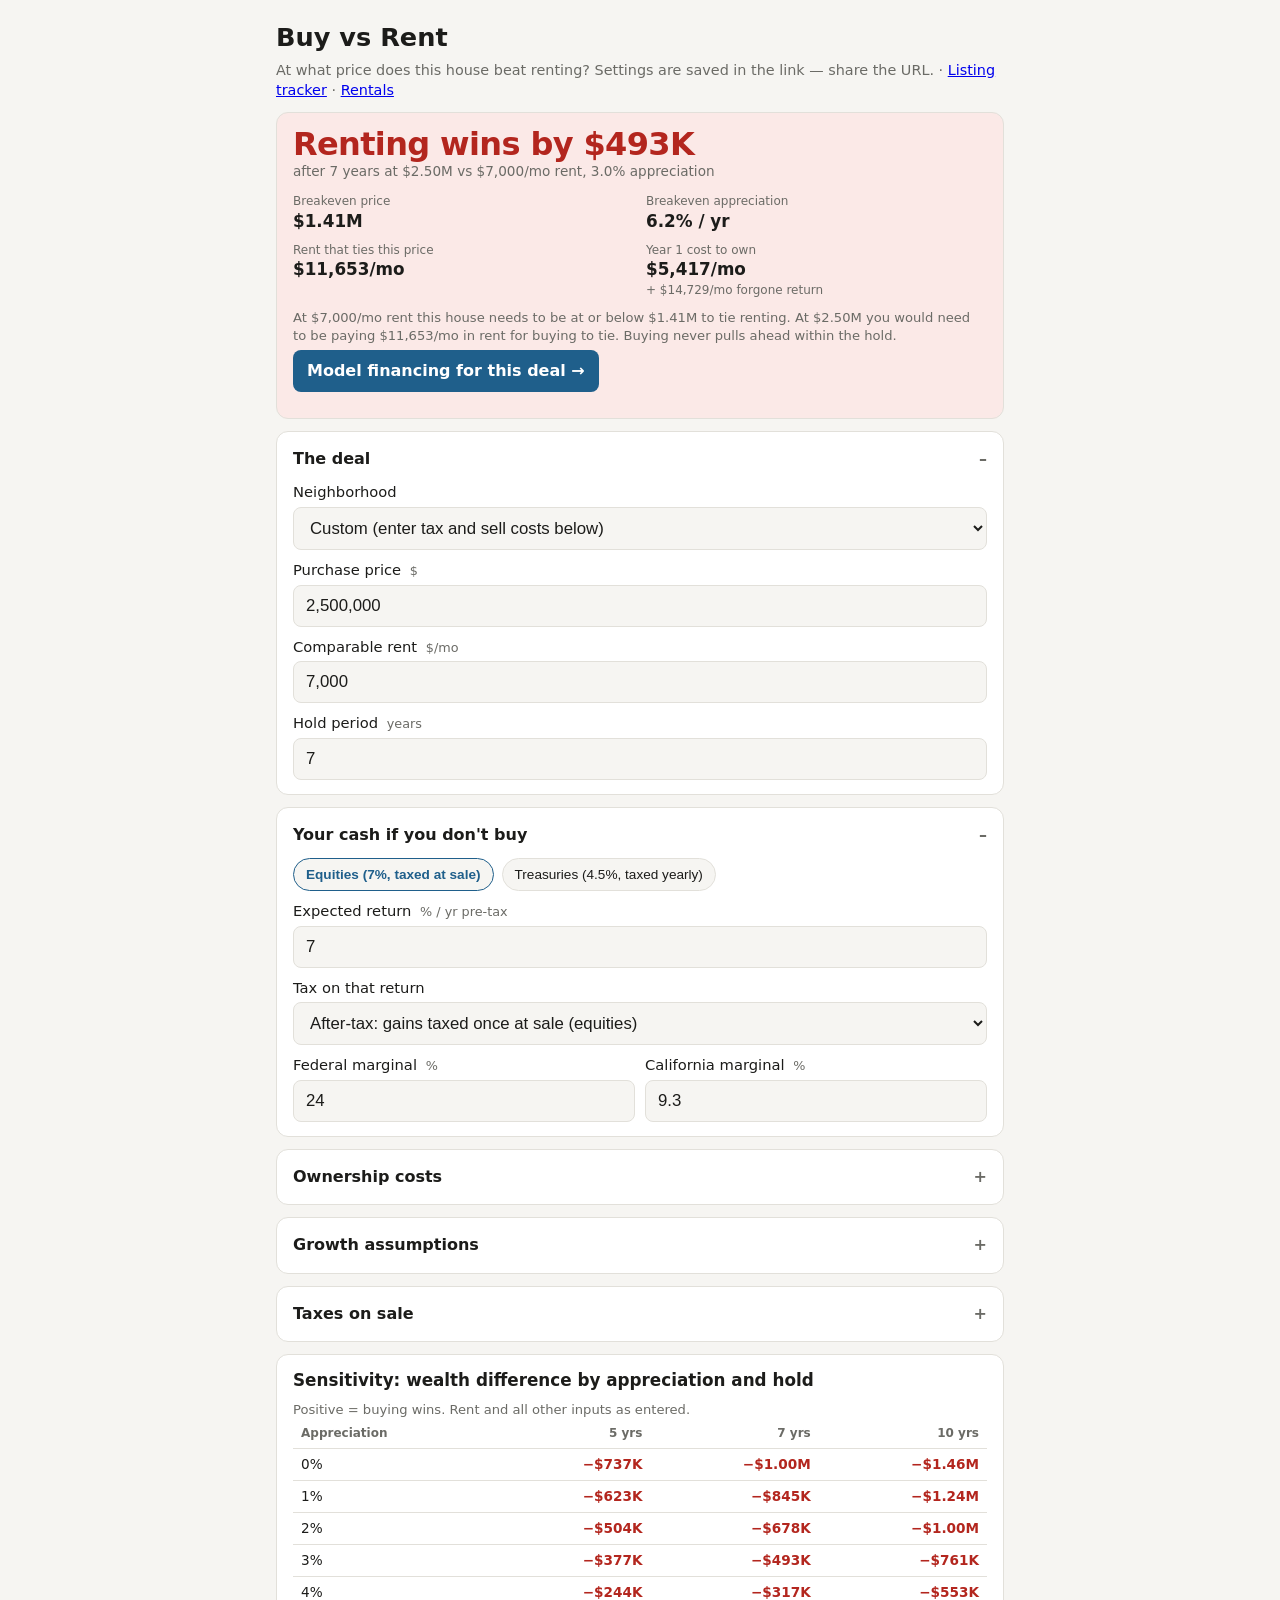
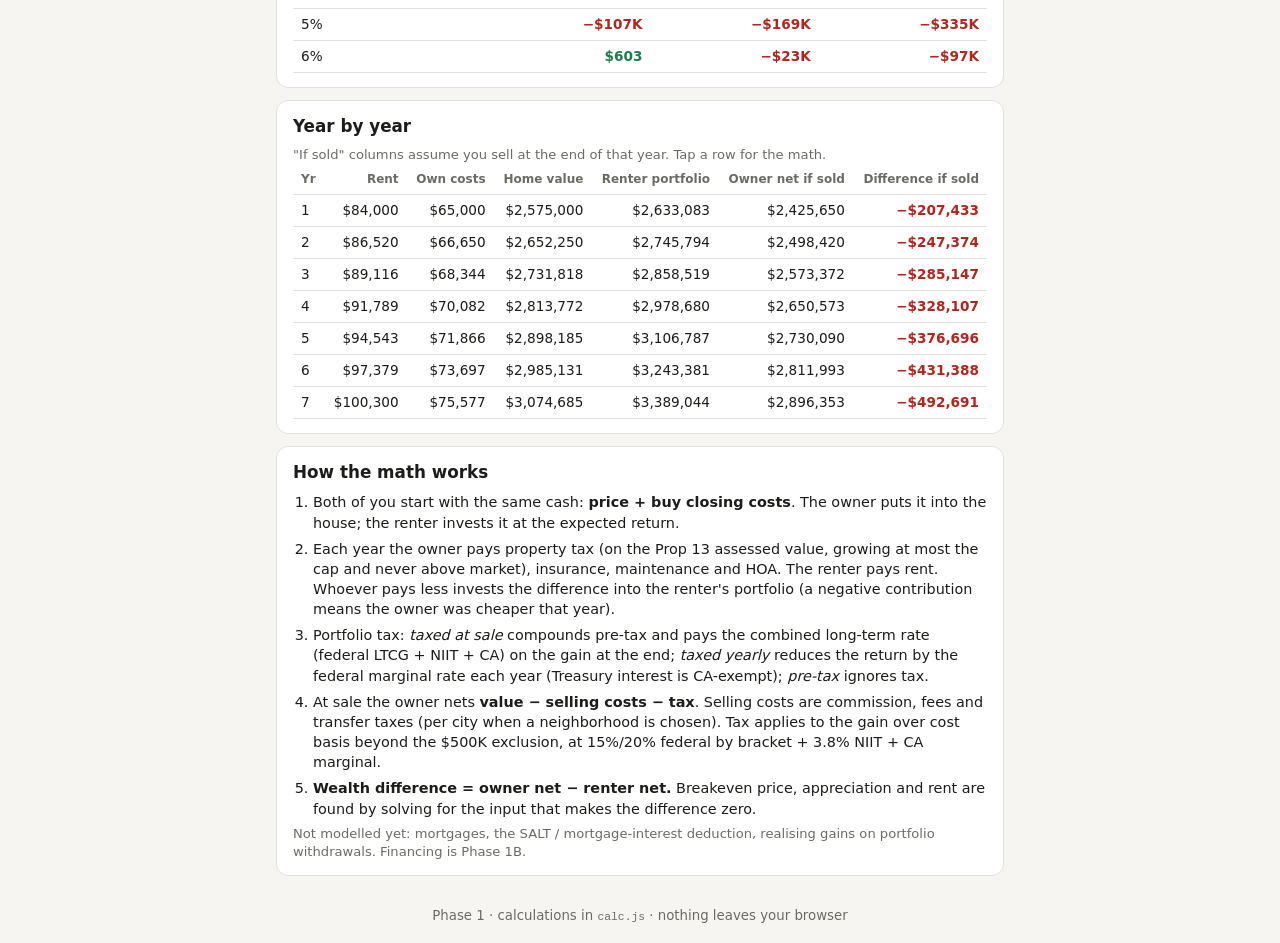
<file: docs/index.html>
<!DOCTYPE html>
<html lang="en">
<head>
<meta charset="utf-8">
<meta name="viewport" content="width=device-width, initial-scale=1">
<meta name="color-scheme" content="light dark">
<title>Buy vs Rent — West LA</title>
<link rel="stylesheet" href="style.css">
</head>
<body>
<header>
  <h1>Buy vs Rent</h1>
  <p class="sub">At what price does this house beat renting? Settings are saved in the link — share the URL. · <a href="dashboard.html">Listing tracker</a> · <a href="rentals.html">Rentals</a></p>
</header>

<main>
  <section id="verdict" class="card verdict" aria-live="polite">
    <div class="big" id="v-diff">—</div>
    <div class="label" id="v-diff-label">net wealth difference after the hold</div>
    <div class="metrics">
      <div><span class="k">Breakeven price</span><span class="v" id="v-be-price">—</span></div>
      <div><span class="k">Breakeven appreciation</span><span class="v" id="v-be-appr">—</span></div>
      <div><span class="k">Rent that ties this price</span><span class="v" id="v-rent-eq">—</span></div>
      <div><span class="k">Year 1 cost to own</span><span class="v" id="v-monthly">—</span></div>
    </div>
    <p class="note" id="v-note"></p>
    <a class="cta" id="to-finance" href="finance.html">Model financing for this deal →</a>
  </section>

  <form id="inputs" autocomplete="off">
    <details open class="card">
      <summary>The deal</summary>
      <label>Neighborhood
        <select data-k="neighborhood" id="neighborhood"><option value="">Custom (enter tax and sell costs below)</option></select>
      </label>
      <p class="hint" id="nb-hint"></p>
      <label>Purchase price <span class="unit">$</span><input data-k="price" data-t="money" inputmode="numeric"></label>
      <label>Comparable rent <span class="unit">$/mo</span><input data-k="rent" data-t="money" inputmode="numeric"></label>
      <label>Hold period <span class="unit">years</span><input data-k="years" data-t="int" inputmode="numeric" min="1" max="40"></label>
    </details>

    <details open class="card">
      <summary>Your cash if you don't buy</summary>
      <div class="presets" role="group" aria-label="Where the cash sits">
        <button type="button" data-preset="equities">Equities (7%, taxed at sale)</button>
        <button type="button" data-preset="treasuries">Treasuries (4.5%, taxed yearly)</button>
      </div>
      <label>Expected return <span class="unit">% / yr pre-tax</span><input data-k="oppRate" data-t="pct" inputmode="decimal" step="0.1"></label>
      <label>Tax on that return
        <select data-k="oppTaxMode">
          <option value="deferred">After-tax: gains taxed once at sale (equities)</option>
          <option value="annual">After-tax: taxed every year, federal only (Treasuries)</option>
          <option value="pretax">Pre-tax: ignore taxes on returns</option>
        </select>
      </label>
      <div class="row2">
        <label>Federal marginal <span class="unit">%</span><input data-k="fedRate" data-t="pct" inputmode="decimal" step="0.1"></label>
        <label>California marginal <span class="unit">%</span><input data-k="caRate" data-t="pct" inputmode="decimal" step="0.1"></label>
      </div>
    </details>

    <details class="card">
      <summary>Ownership costs</summary>
      <label>Property tax <span class="unit">% of assessed</span><input data-k="propTaxRate" data-t="pct" inputmode="decimal" step="0.01"></label>
      <label>Assessed growth cap (Prop 13) <span class="unit">% / yr</span><input data-k="prop13Cap" data-t="pct" inputmode="decimal" step="0.1"></label>
      <label>Fire / homeowners insurance <span class="unit">$ / yr</span><input data-k="insurance" data-t="money" inputmode="numeric"></label>
      <p class="hint" id="ins-hint">Non-brush Westside flats with a $1.2–1.8M rebuild: roughly $6–12K with a standard or high-net-worth carrier. Very High Fire Hazard Severity Zone parcels (Brentwood canyons, hillsides) often need FAIR Plan + a wrap policy at $8–25K+, and the FAIR Plan raised rates 29% in Oct 2026. Get a quote before trusting this number.</p>
      <label>Earthquake insurance <span class="unit">$ / yr</span><input data-k="earthquake" data-t="money" inputmode="numeric"></label>
      <p class="hint">Optional. CEA runs about $3.50 per $1,000 of dwelling coverage (≈$5K on a $1.5M rebuild), more for pre-1980 raised foundations.</p>
      <label>Maintenance <span class="unit">% of value / yr</span><input data-k="maintRate" data-t="pct" inputmode="decimal" step="0.1"></label>
      <label>HOA <span class="unit">$ / mo</span><input data-k="hoa" data-t="money" inputmode="numeric"></label>
      <div class="row2">
        <label>Buy closing costs <span class="unit">%</span><input data-k="buyClose" data-t="pct" inputmode="decimal" step="0.1"></label>
        <label>Sell costs <span class="unit">%</span><input data-k="sellClose" data-t="pct" inputmode="decimal" step="0.1"></label>
      </div>
      <p class="hint" id="sell-hint">Commission (~5%) + escrow/title (~0.25%) + county transfer 0.11% + city transfer tax. Picking a neighborhood computes this per sale price, including LA's Measure ULA (4% at $5.4M+) and Santa Monica's Measure GS (5.6% at $8M+).</p>
    </details>

    <details class="card">
      <summary>Growth assumptions</summary>
      <label>Home appreciation <span class="unit">% / yr</span><input data-k="appreciation" data-t="pct" inputmode="decimal" step="0.1"></label>
      <label>Rent growth <span class="unit">% / yr</span><input data-k="rentGrowth" data-t="pct" inputmode="decimal" step="0.1"></label>
      <label>Insurance &amp; HOA inflation <span class="unit">% / yr</span><input data-k="expenseInflation" data-t="pct" inputmode="decimal" step="0.1"></label>
    </details>

    <details class="card">
      <summary>Taxes on sale</summary>
      <label>Capital-gains exclusion (MFJ) <span class="unit">$</span><input data-k="cgExclusion" data-t="money" inputmode="numeric"></label>
      <div class="row2">
        <label>Federal LTCG <span class="unit">%</span><input data-k="ltcgFedRate" data-t="pct" inputmode="decimal" step="0.1"></label>
        <label>NIIT <span class="unit">%</span><input data-k="niitRate" data-t="pct" inputmode="decimal" step="0.1"></label>
      </div>
      <div class="row2">
        <label>Federal LTCG above bracket <span class="unit">%</span><input data-k="ltcgHighRate" data-t="pct" inputmode="decimal" step="0.1"></label>
        <label>Top of 15% bracket <span class="unit">$ taxable</span><input data-k="ltcgTop" data-t="money" inputmode="numeric"></label>
      </div>
      <label>Your ordinary taxable income <span class="unit">$</span><input data-k="ordinaryTaxable" data-t="money" inputmode="numeric"></label>
      <p class="hint">Gains stack on top of ordinary income: the part that fits under the bracket top pays the lower rate, the rest pays the higher one. California taxes gains as ordinary income at the marginal rate above. NIIT applies to the whole gain.</p>
      <button type="button" id="reset" class="ghost">Reset to defaults</button>
    </details>
  </form>

  <section class="card">
    <h2>Sensitivity: wealth difference by appreciation and hold</h2>
    <p class="hint">Positive = buying wins. Rent and all other inputs as entered.</p>
    <div class="scroll"><table id="sens"></table></div>
  </section>

  <section class="card">
    <h2>Year by year</h2>
    <p class="hint">"If sold" columns assume you sell at the end of that year. Tap a row for the math.</p>
    <div class="scroll"><table id="yearly"></table></div>
  </section>

  <section class="card how">
    <h2>How the math works</h2>
    <ol>
      <li>Both of you start with the same cash: <b>price + buy closing costs</b>. The owner puts it into the house; the renter invests it at the expected return.</li>
      <li>Each year the owner pays property tax (on the Prop 13 assessed value, growing at most the cap and never above market), insurance, maintenance and HOA. The renter pays rent. Whoever pays less invests the difference into the renter's portfolio (a negative contribution means the owner was cheaper that year).</li>
      <li>Portfolio tax: <i>taxed at sale</i> compounds pre-tax and pays the combined long-term rate (federal LTCG + NIIT + CA) on the gain at the end; <i>taxed yearly</i> reduces the return by the federal marginal rate each year (Treasury interest is CA-exempt); <i>pre-tax</i> ignores tax.</li>
      <li>At sale the owner nets <b>value − selling costs − tax</b>. Selling costs are commission, fees and transfer taxes (per city when a neighborhood is chosen). Tax applies to the gain over cost basis beyond the $500K exclusion, at 15%/20% federal by bracket + 3.8% NIIT + CA marginal.</li>
      <li><b>Wealth difference = owner net − renter net.</b> Breakeven price, appreciation and rent are found by solving for the input that makes the difference zero.</li>
    </ol>
    <p class="hint">Not modelled yet: mortgages, the SALT / mortgage-interest deduction, realising gains on portfolio withdrawals. Financing is Phase 1B.</p>
  </section>
</main>

<footer><small>Phase 1 · calculations in <code>calc.js</code> · nothing leaves your browser</small></footer>

<script src="assumptions.js"></script>
<script src="calc.js"></script>
<script src="app.js"></script>
</body>
</html>
</file>
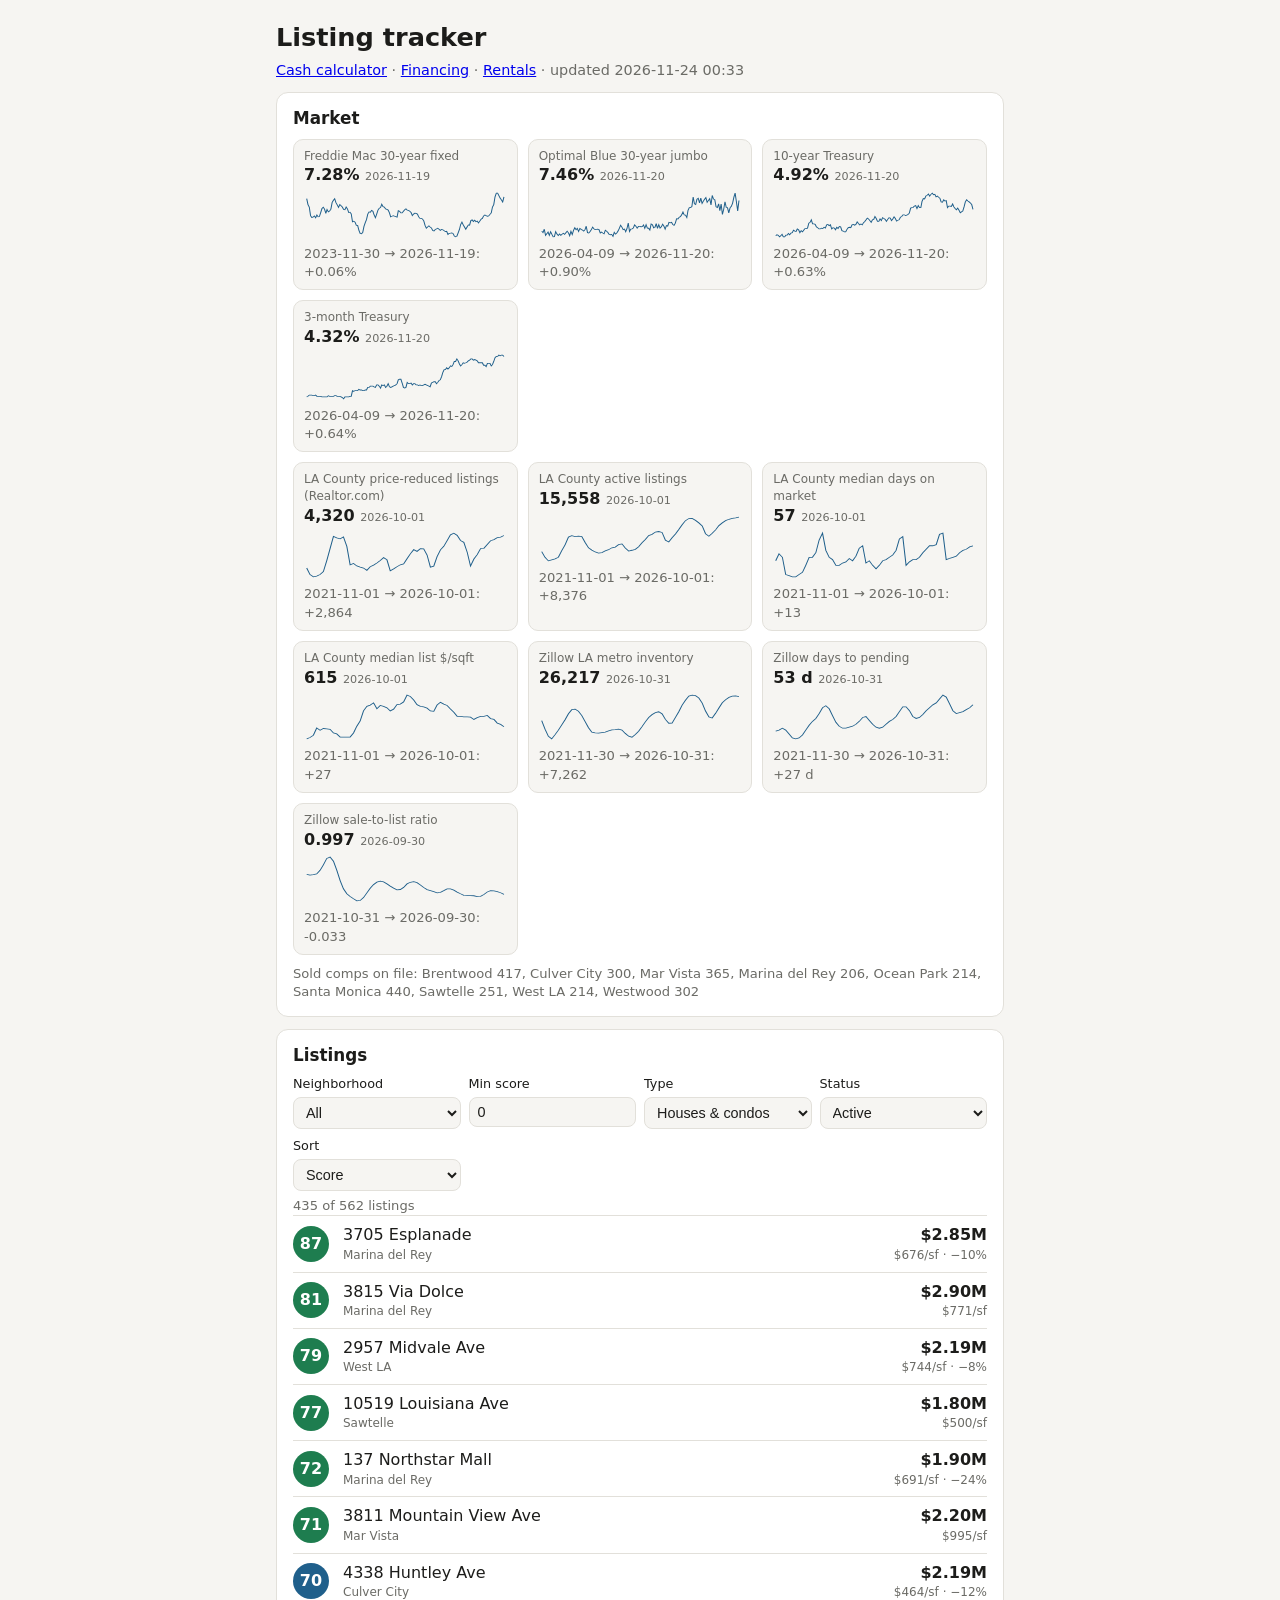
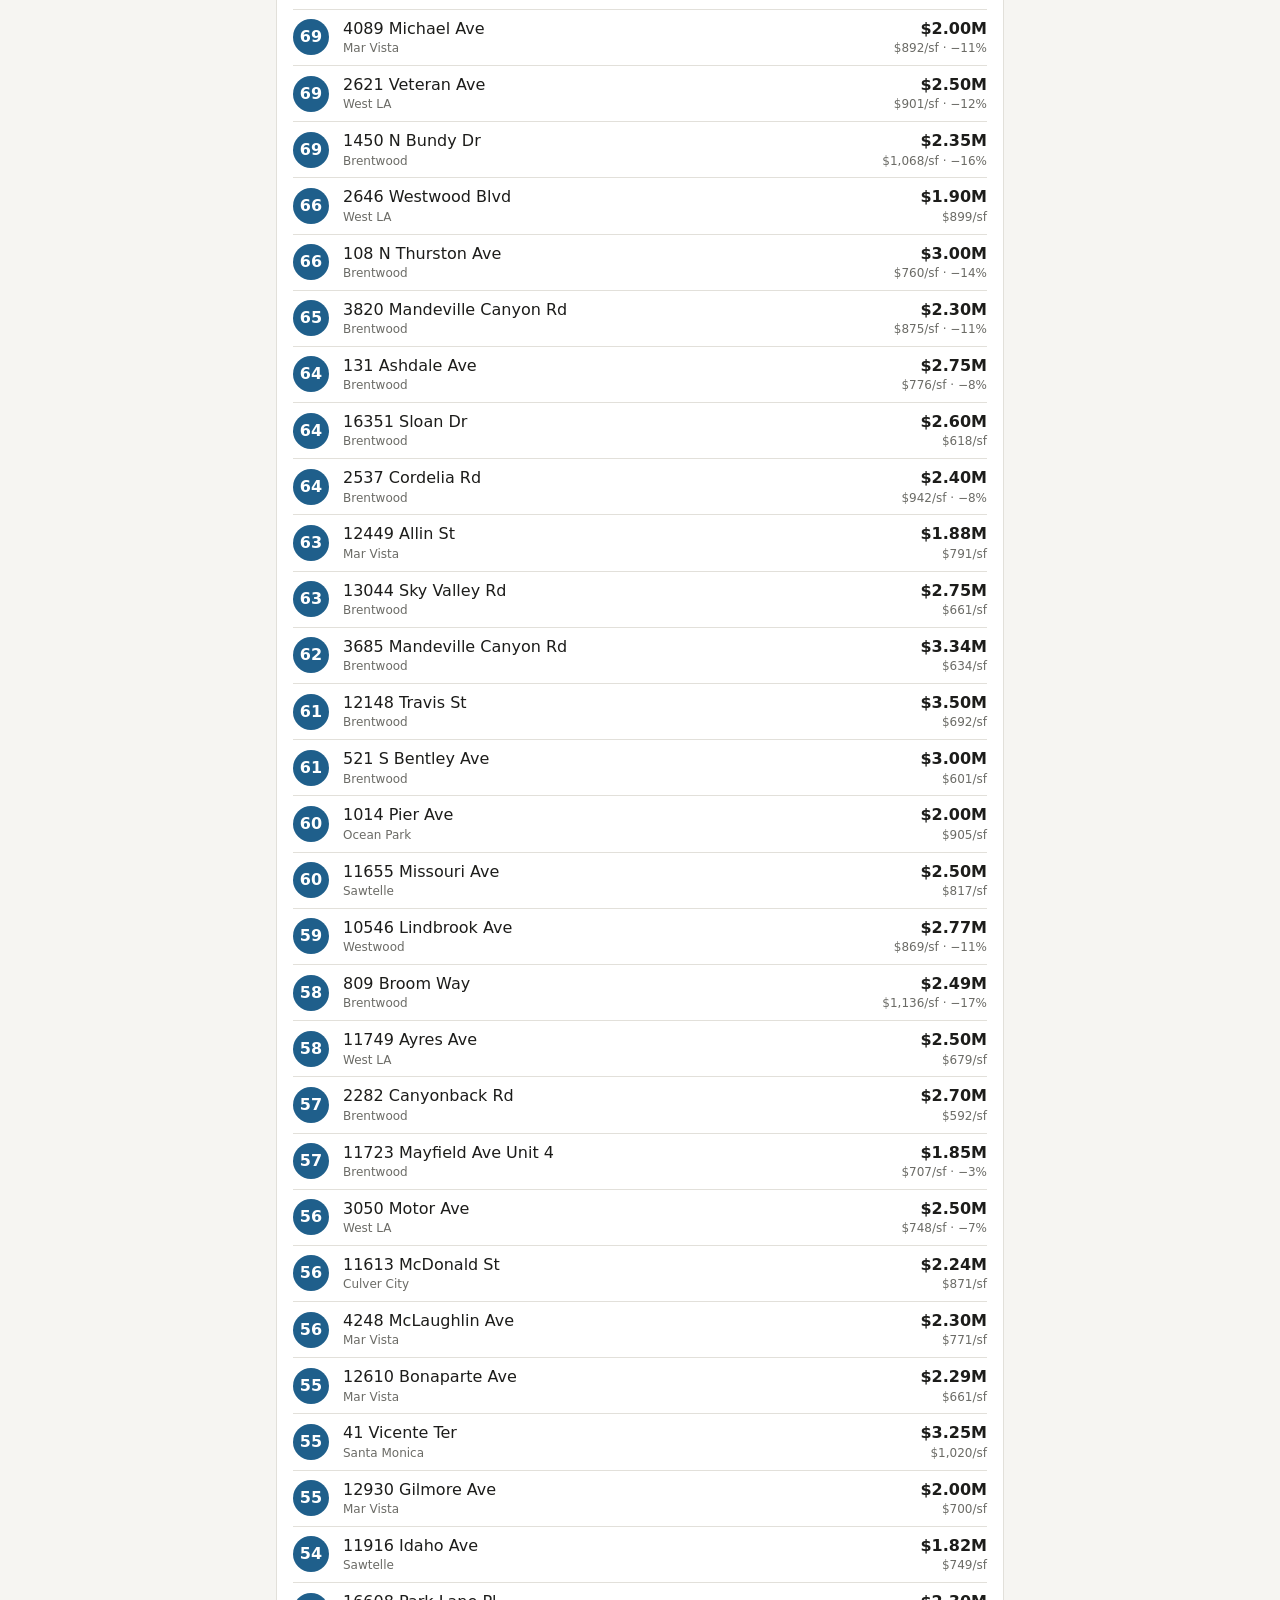
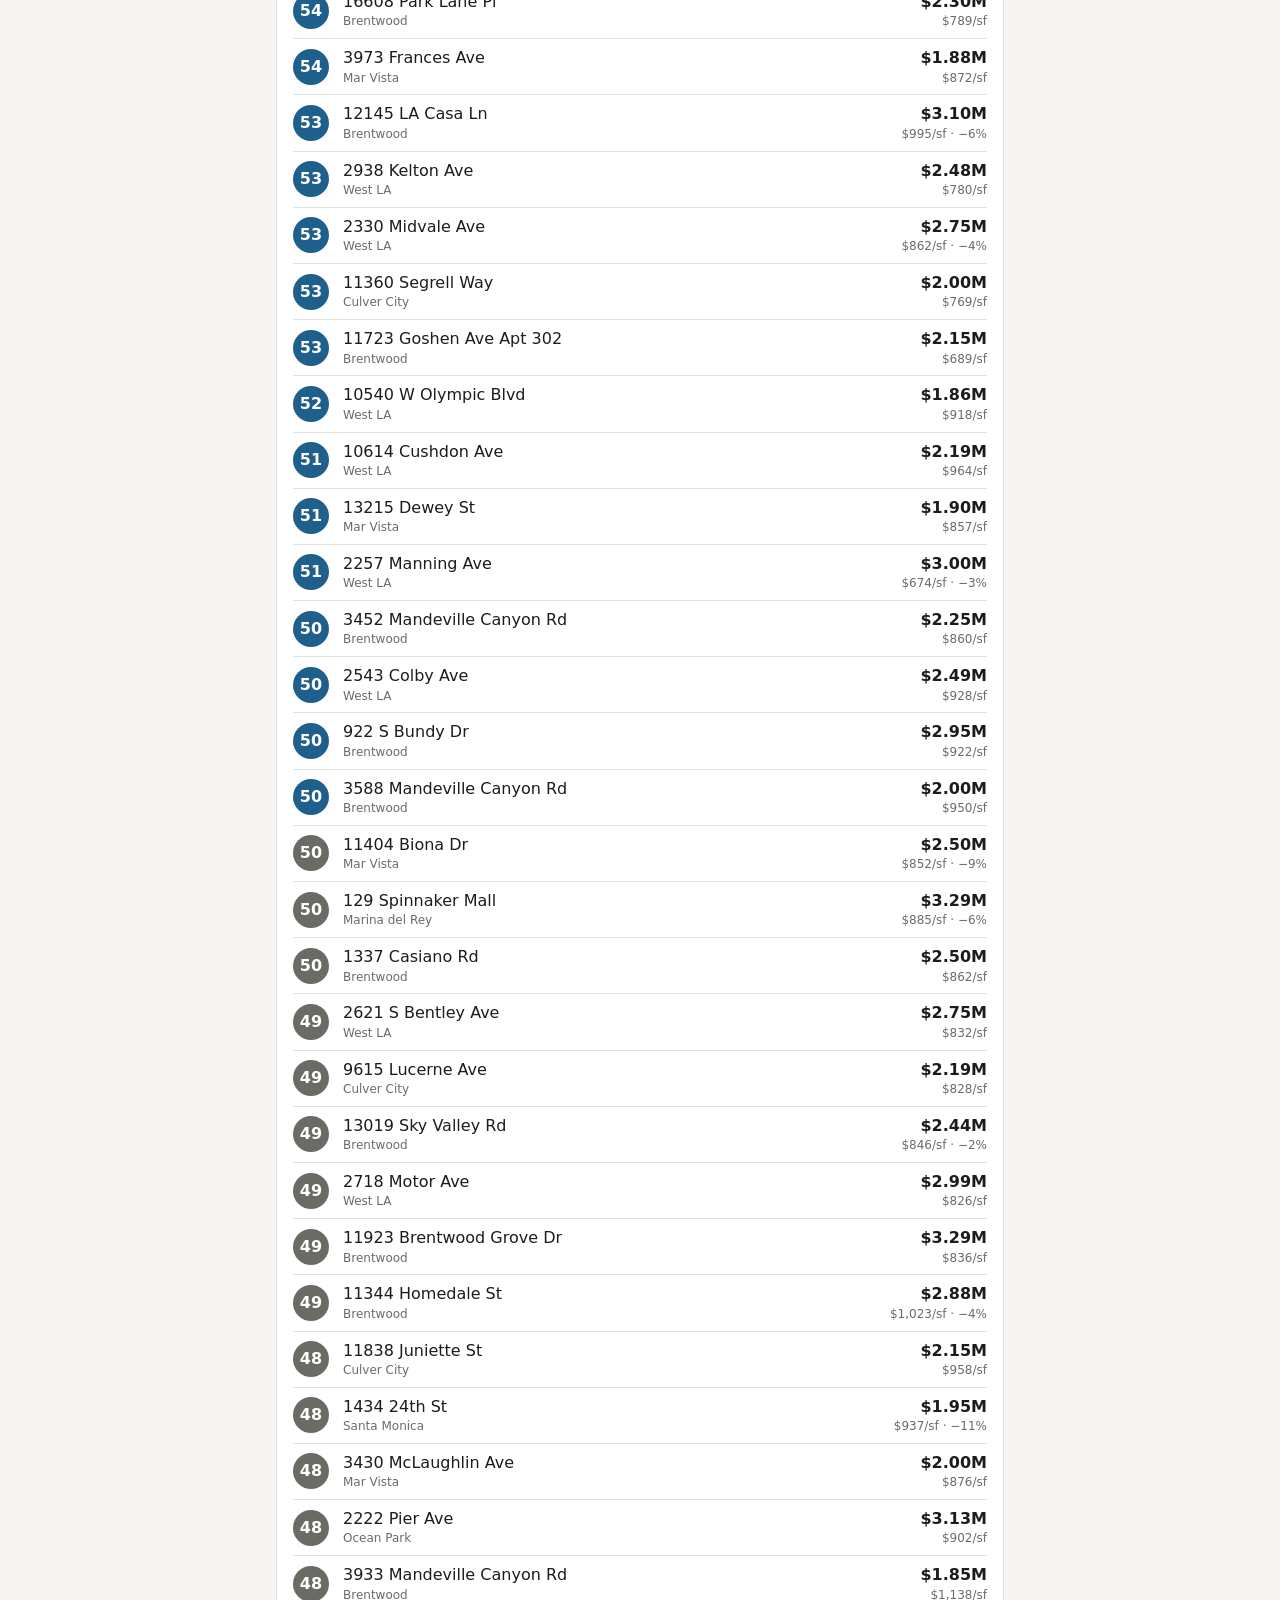
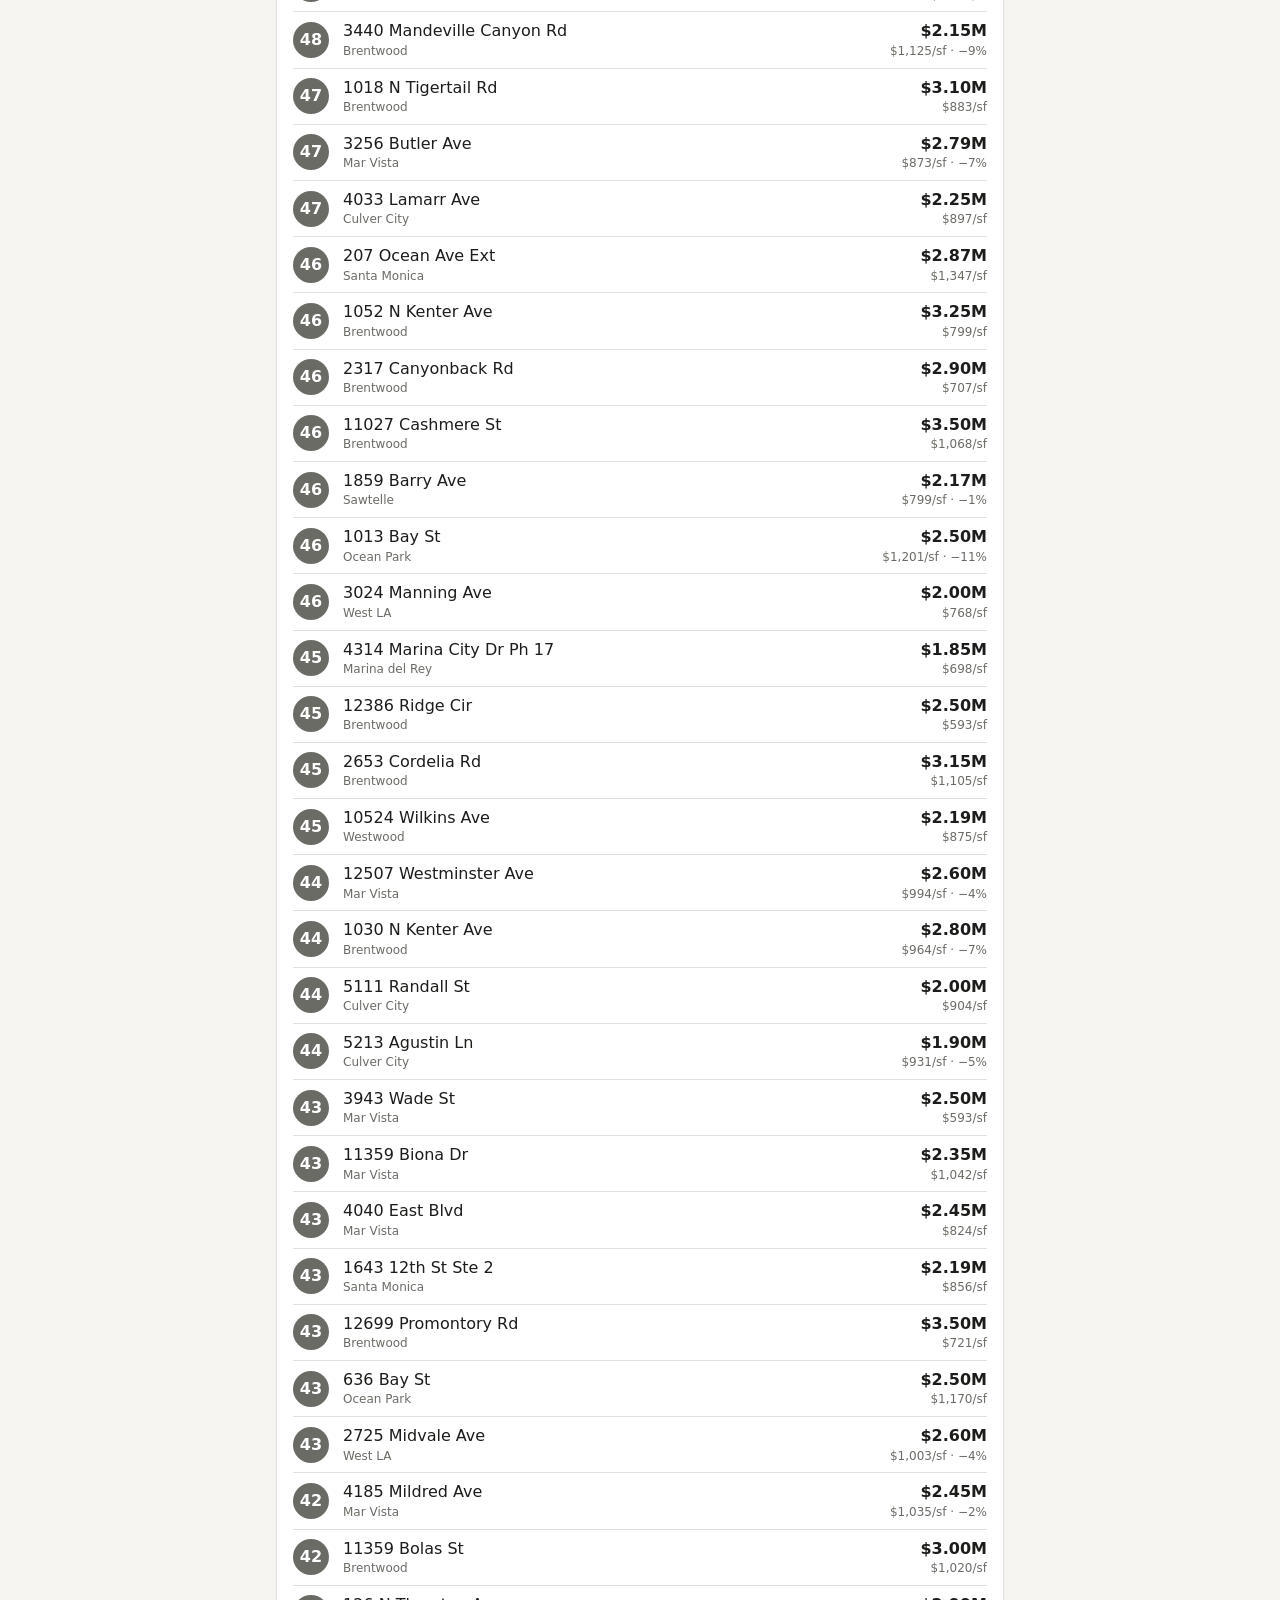
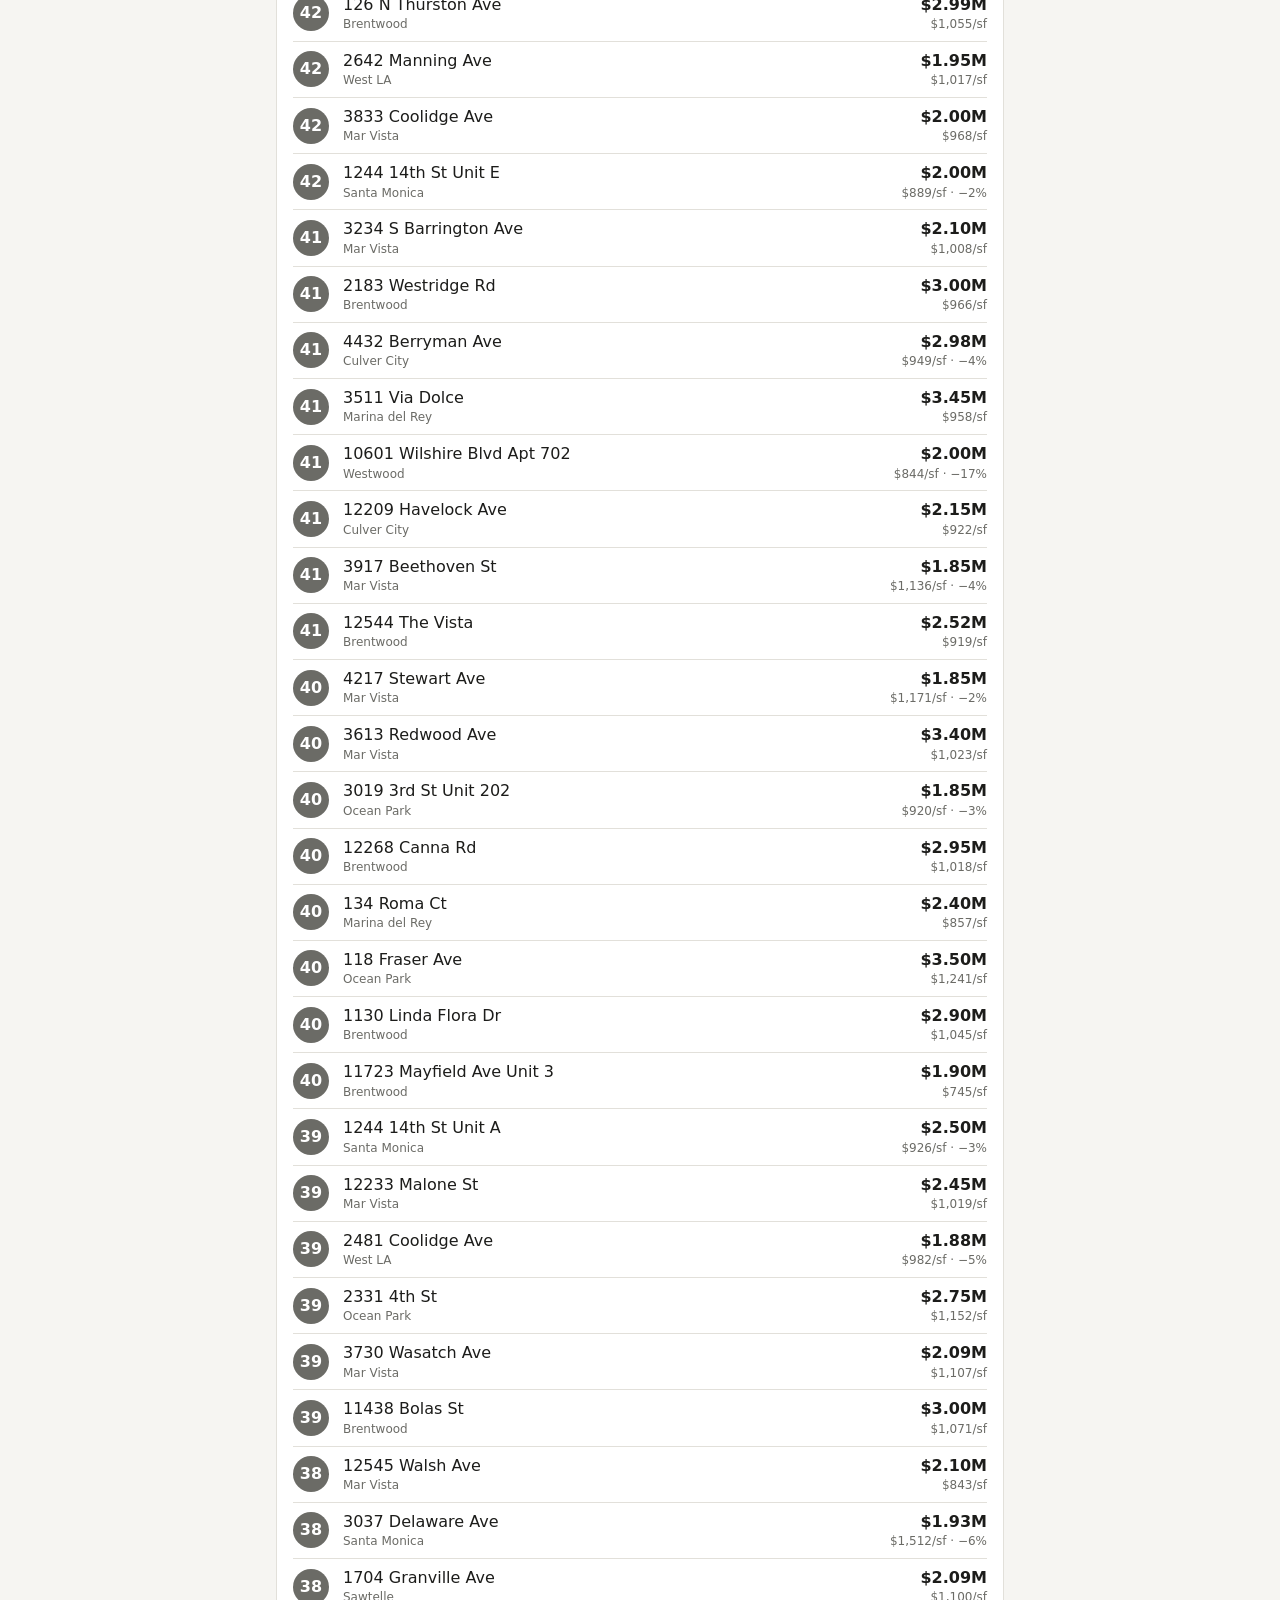
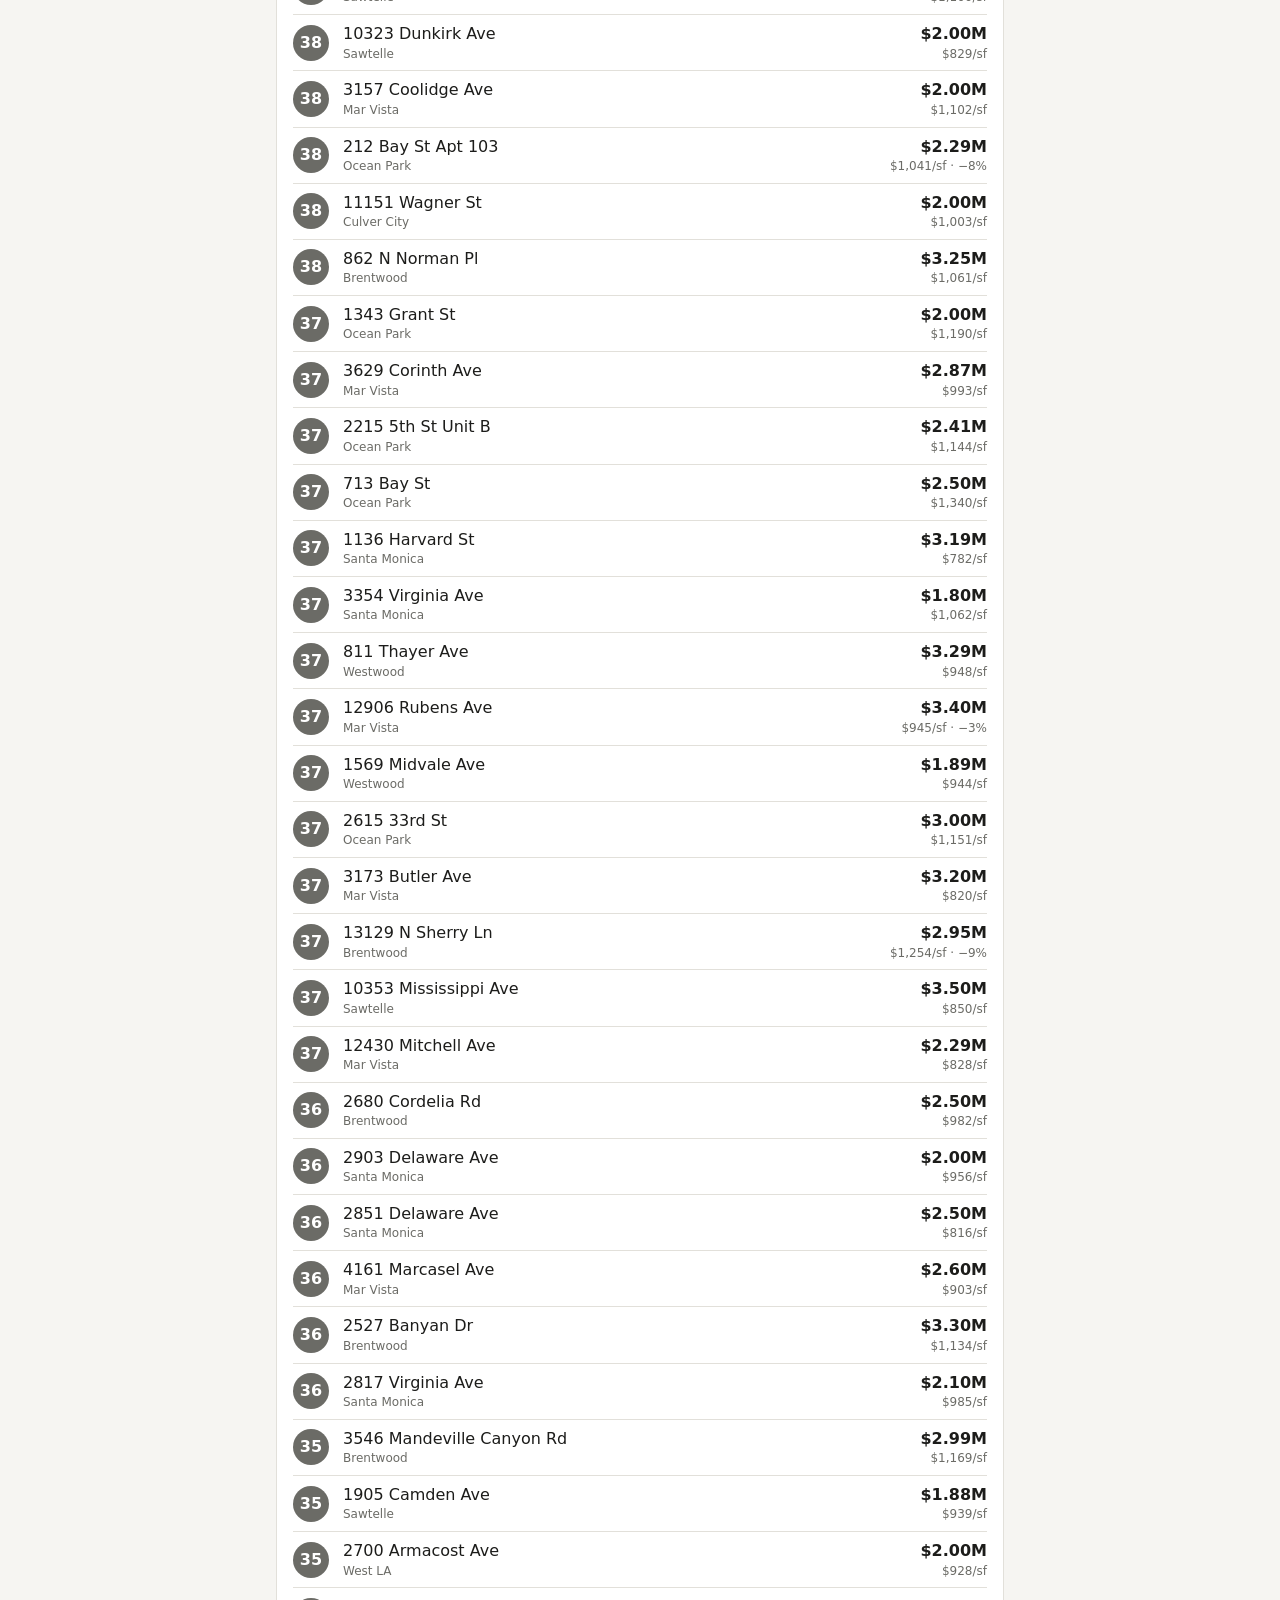
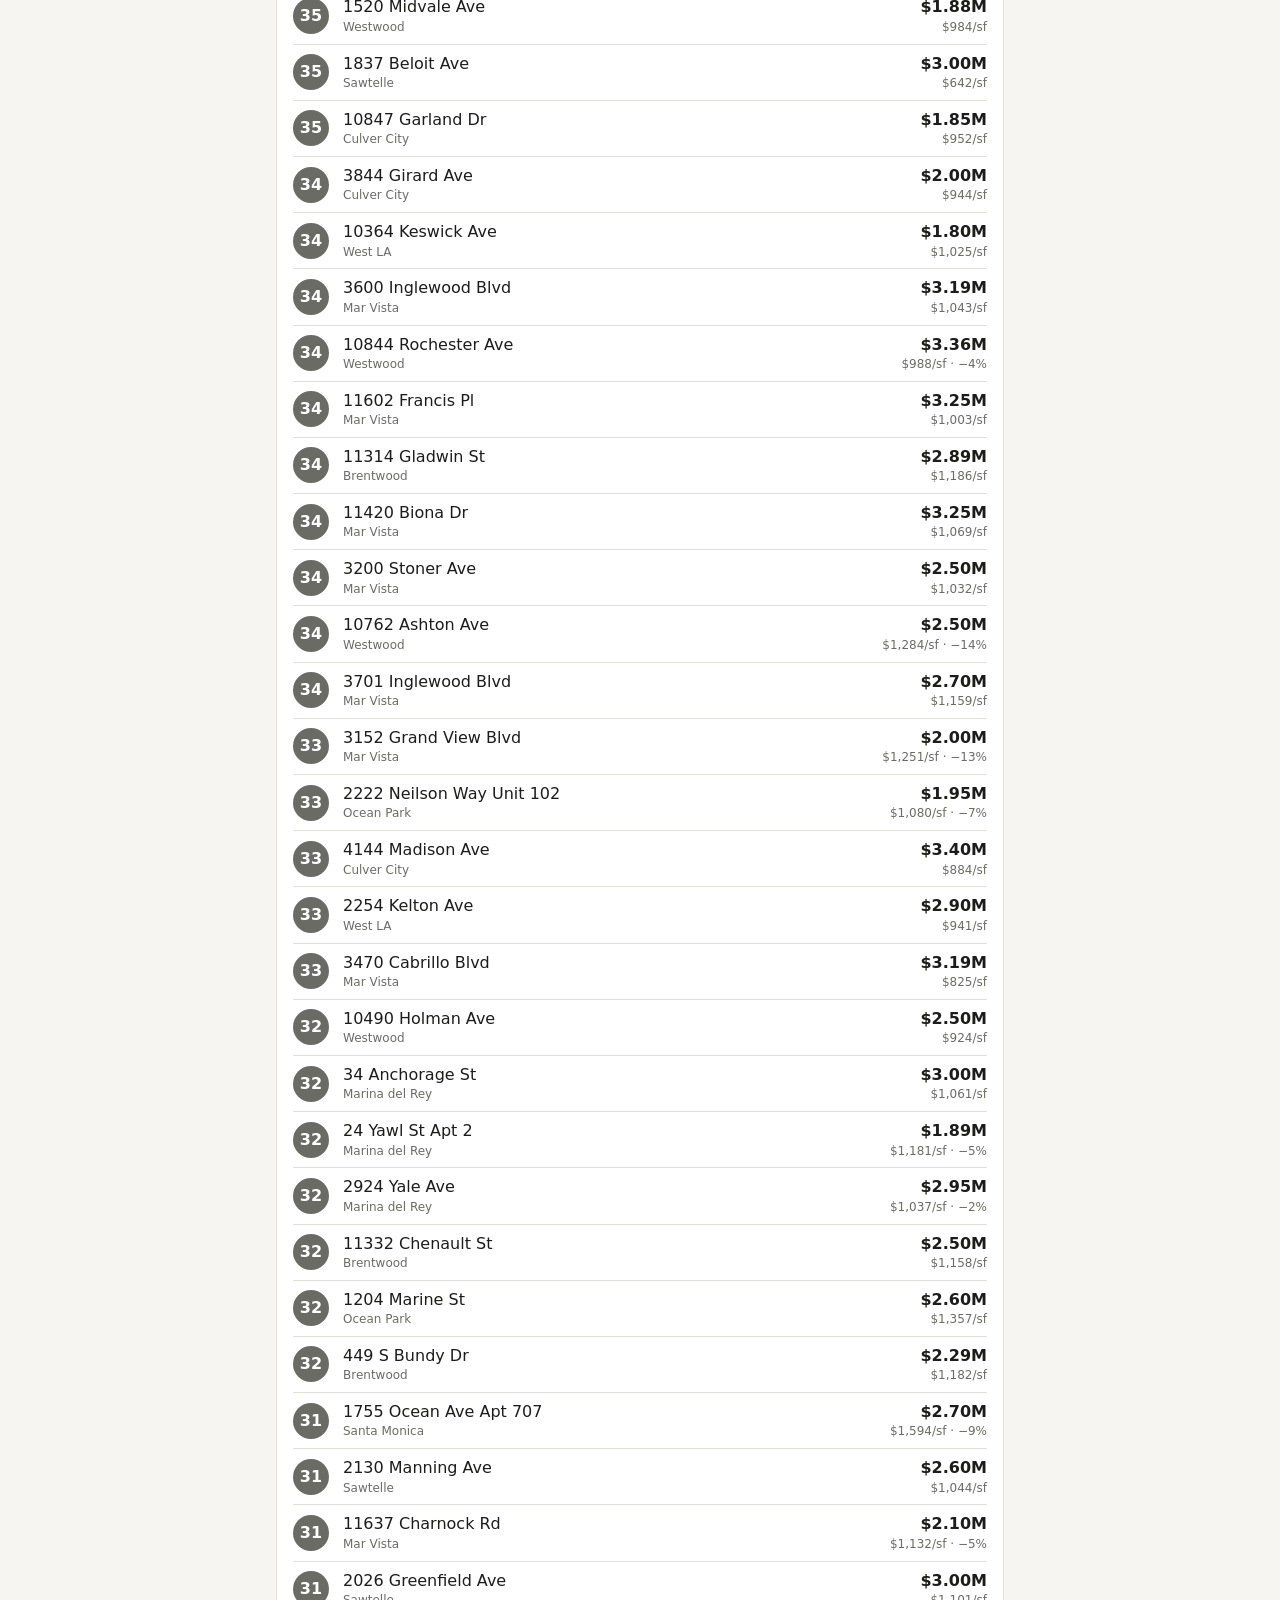
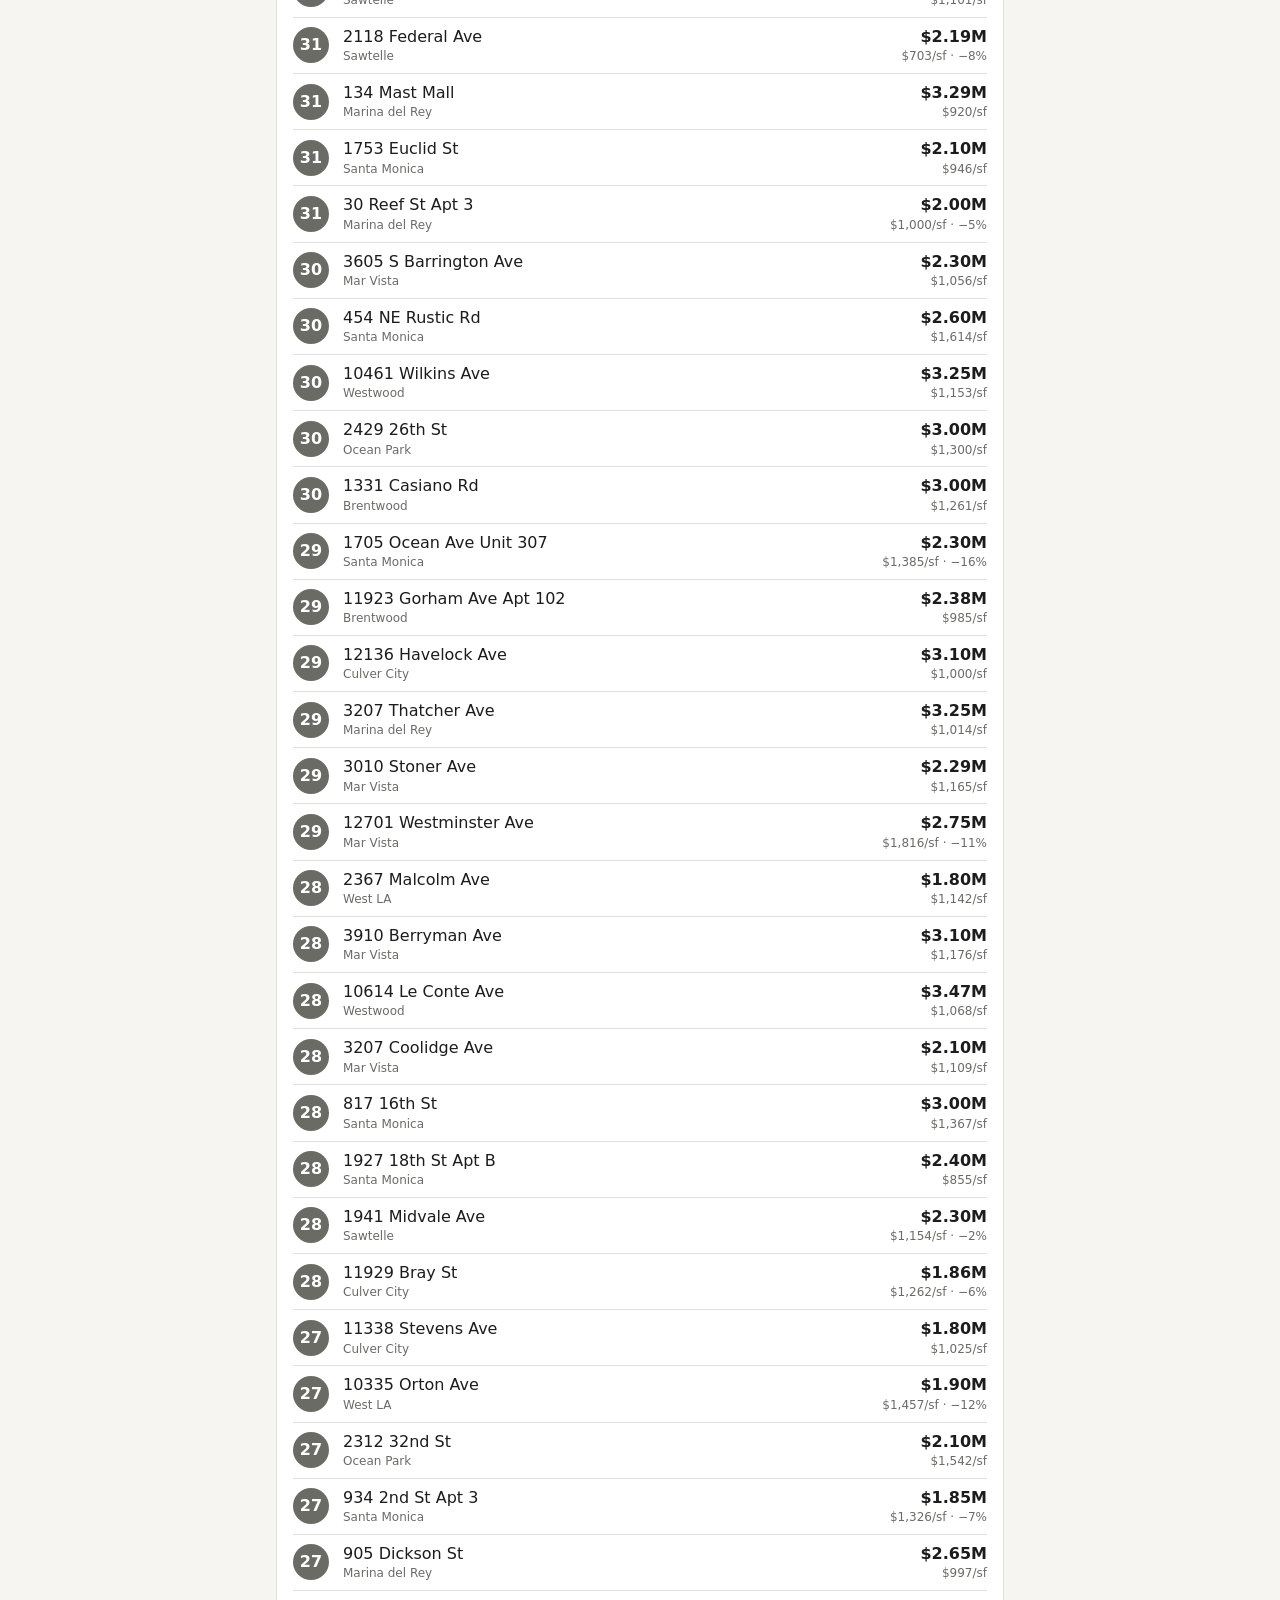
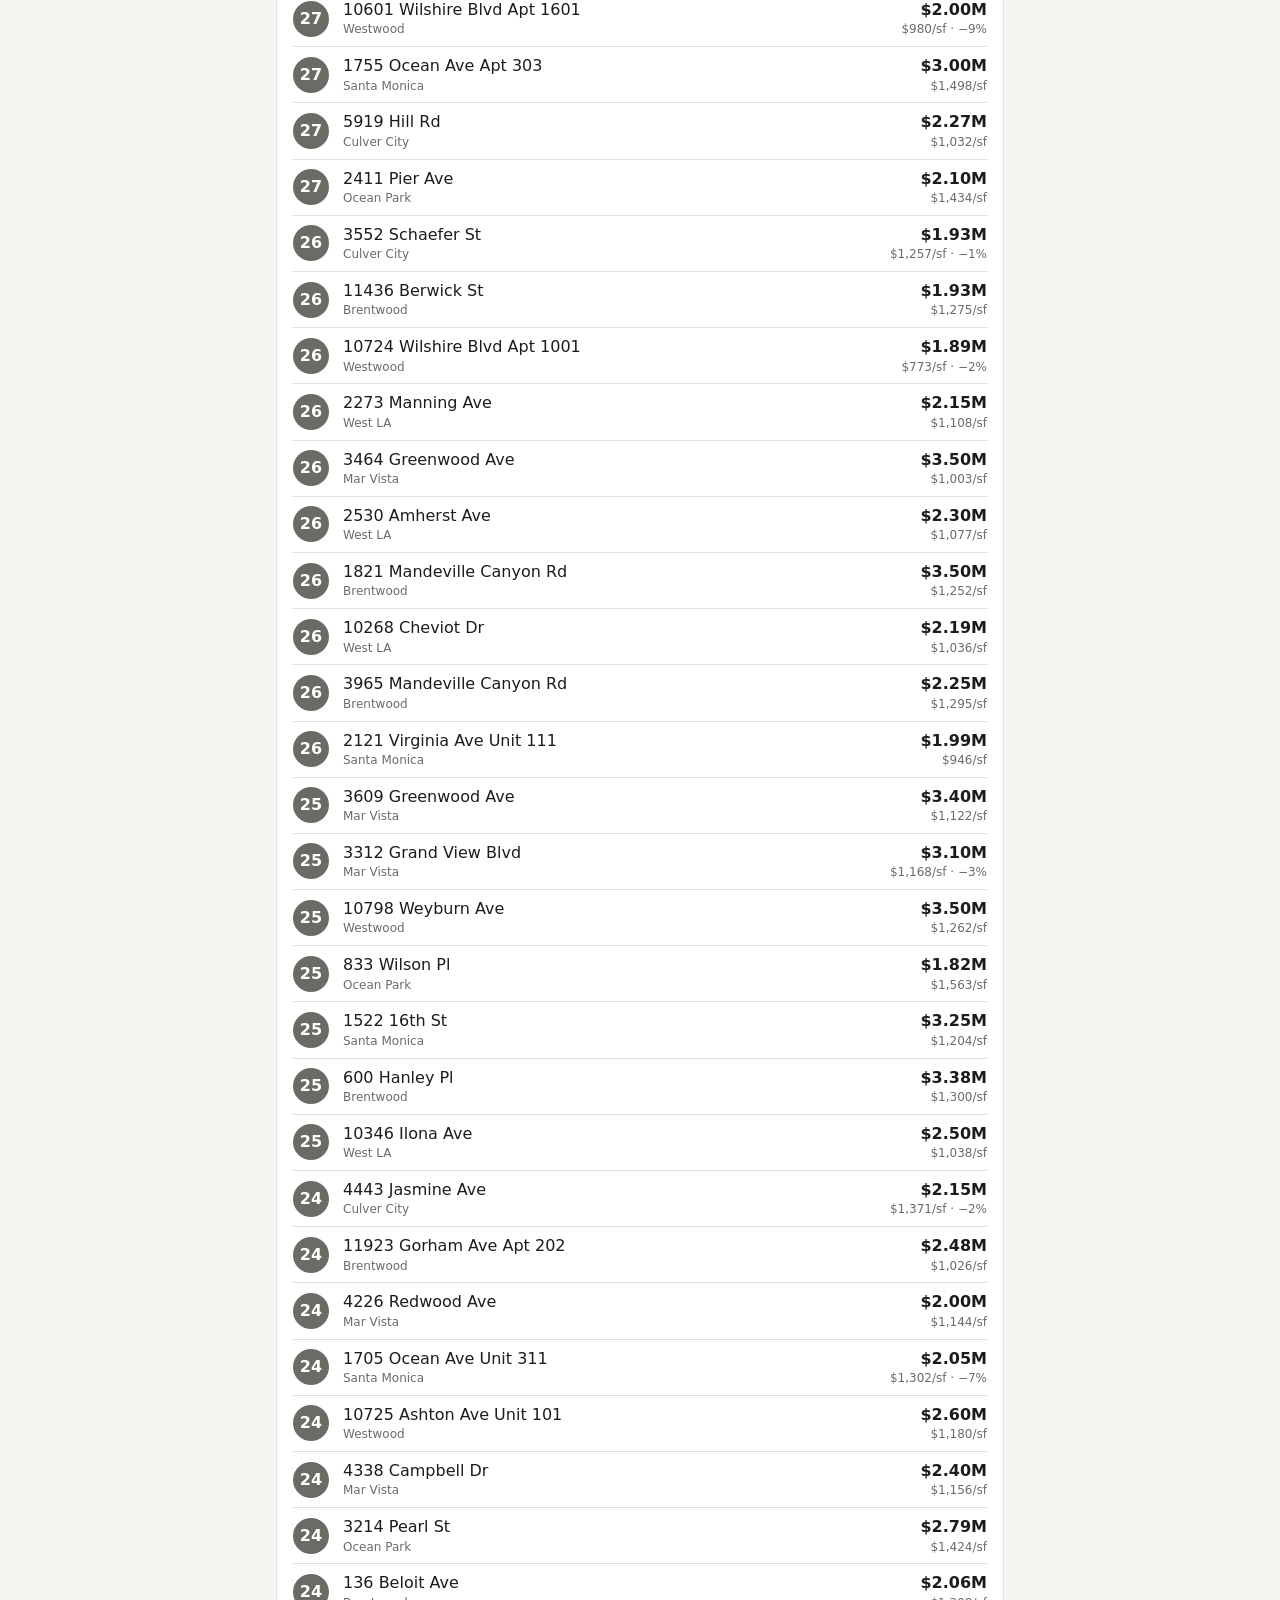
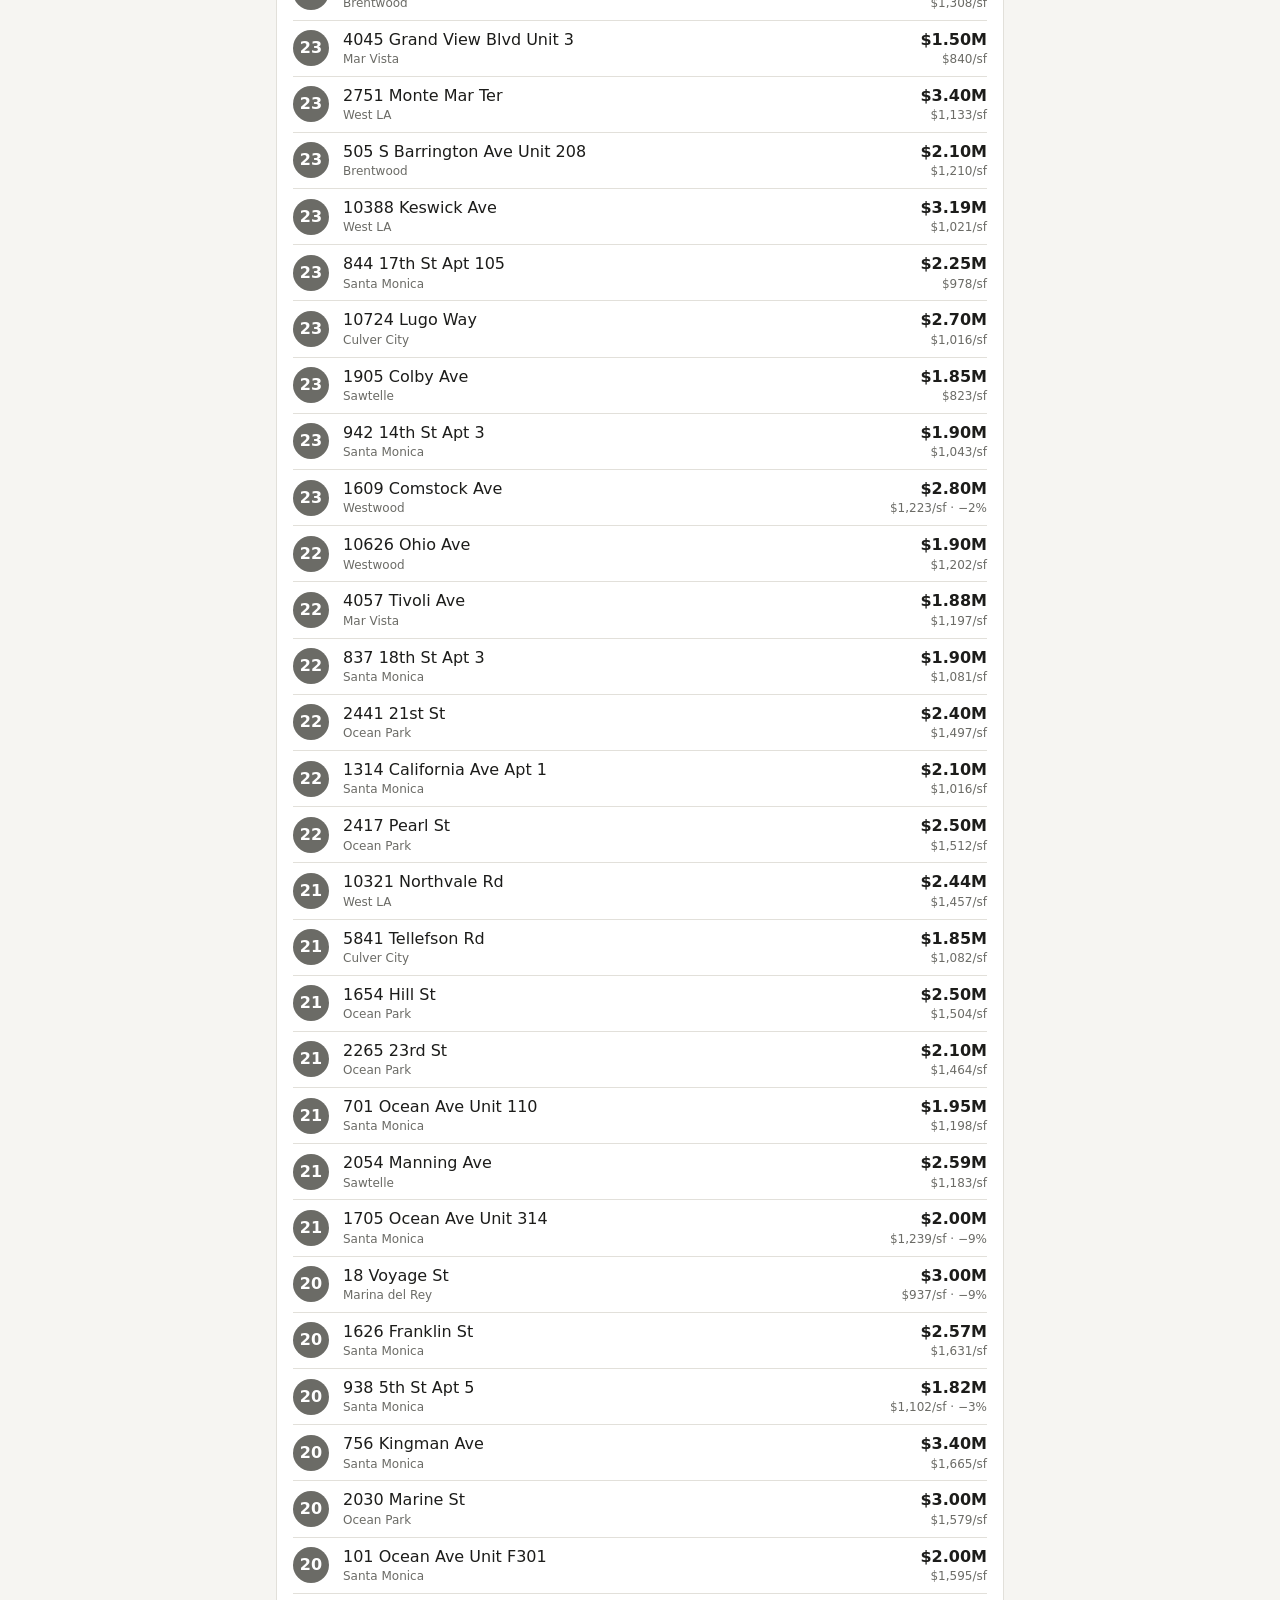
<file: docs/dashboard.html>
<!DOCTYPE html>
<html lang="en">
<head>
<meta charset="utf-8">
<meta name="viewport" content="width=device-width, initial-scale=1">
<meta name="color-scheme" content="light dark">
<title>Listing Tracker — West LA</title>
<link rel="stylesheet" href="style.css">
</head>
<body>
<header>
  <h1>Listing tracker</h1>
  <p class="sub"><a href="index.html">Cash calculator</a> · <a href="finance.html">Financing</a> · <a href="rentals.html">Rentals</a> · <span id="generated">loading…</span></p>
</header>

<main>
  <section id="alerts"></section>

  <section class="card">
    <h2>Market</h2>
    <div class="charts" id="rate-charts"></div>
    <div class="charts" id="market-charts"></div>
    <p class="hint" id="market-note"></p>
  </section>

  <section class="card">
    <h2>Listings</h2>
    <div class="filters">
      <label>Neighborhood <select id="f-nb"><option value="">All</option></select></label>
      <label>Min score <input type="number" id="f-score" value="0" min="0" max="100" step="5"></label>
      <label>Type <select id="f-type"><option value="home">Houses &amp; condos</option><option value="sfr">Houses</option><option value="condo">Condos/townhomes</option><option value="multi">Multi-family</option><option value="">All</option></select></label>
      <label>Status <select id="f-status"><option value="active">Active</option><option value="pending">Pending</option><option value="">All</option></select></label>
      <label>Sort <select id="f-sort"><option value="score">Score</option><option value="price">Price</option><option value="ppsf">$/sqft</option><option value="dom">Days on market</option><option value="cut">Price cut %</option></select></label>
    </div>
    <p class="hint" id="count"></p>
    <div id="listings"></div>
  </section>

  <section class="card">
    <h2>Data sources</h2>
    <div id="meta"></div>
    <p class="hint">Data is refreshed by the weekly job (<code>python -m tracker run-weekly</code>) and written to <code>docs/data/*.json</code>. Red-flag checklist and notes live in <code>data/notes.yaml</code>.</p>
  </section>
</main>

<footer><small>Phase 2 · static dashboard, no backend</small></footer>

<script src="assumptions.js"></script>
<script src="dashboard.js"></script>
</body>
</html>
</file>
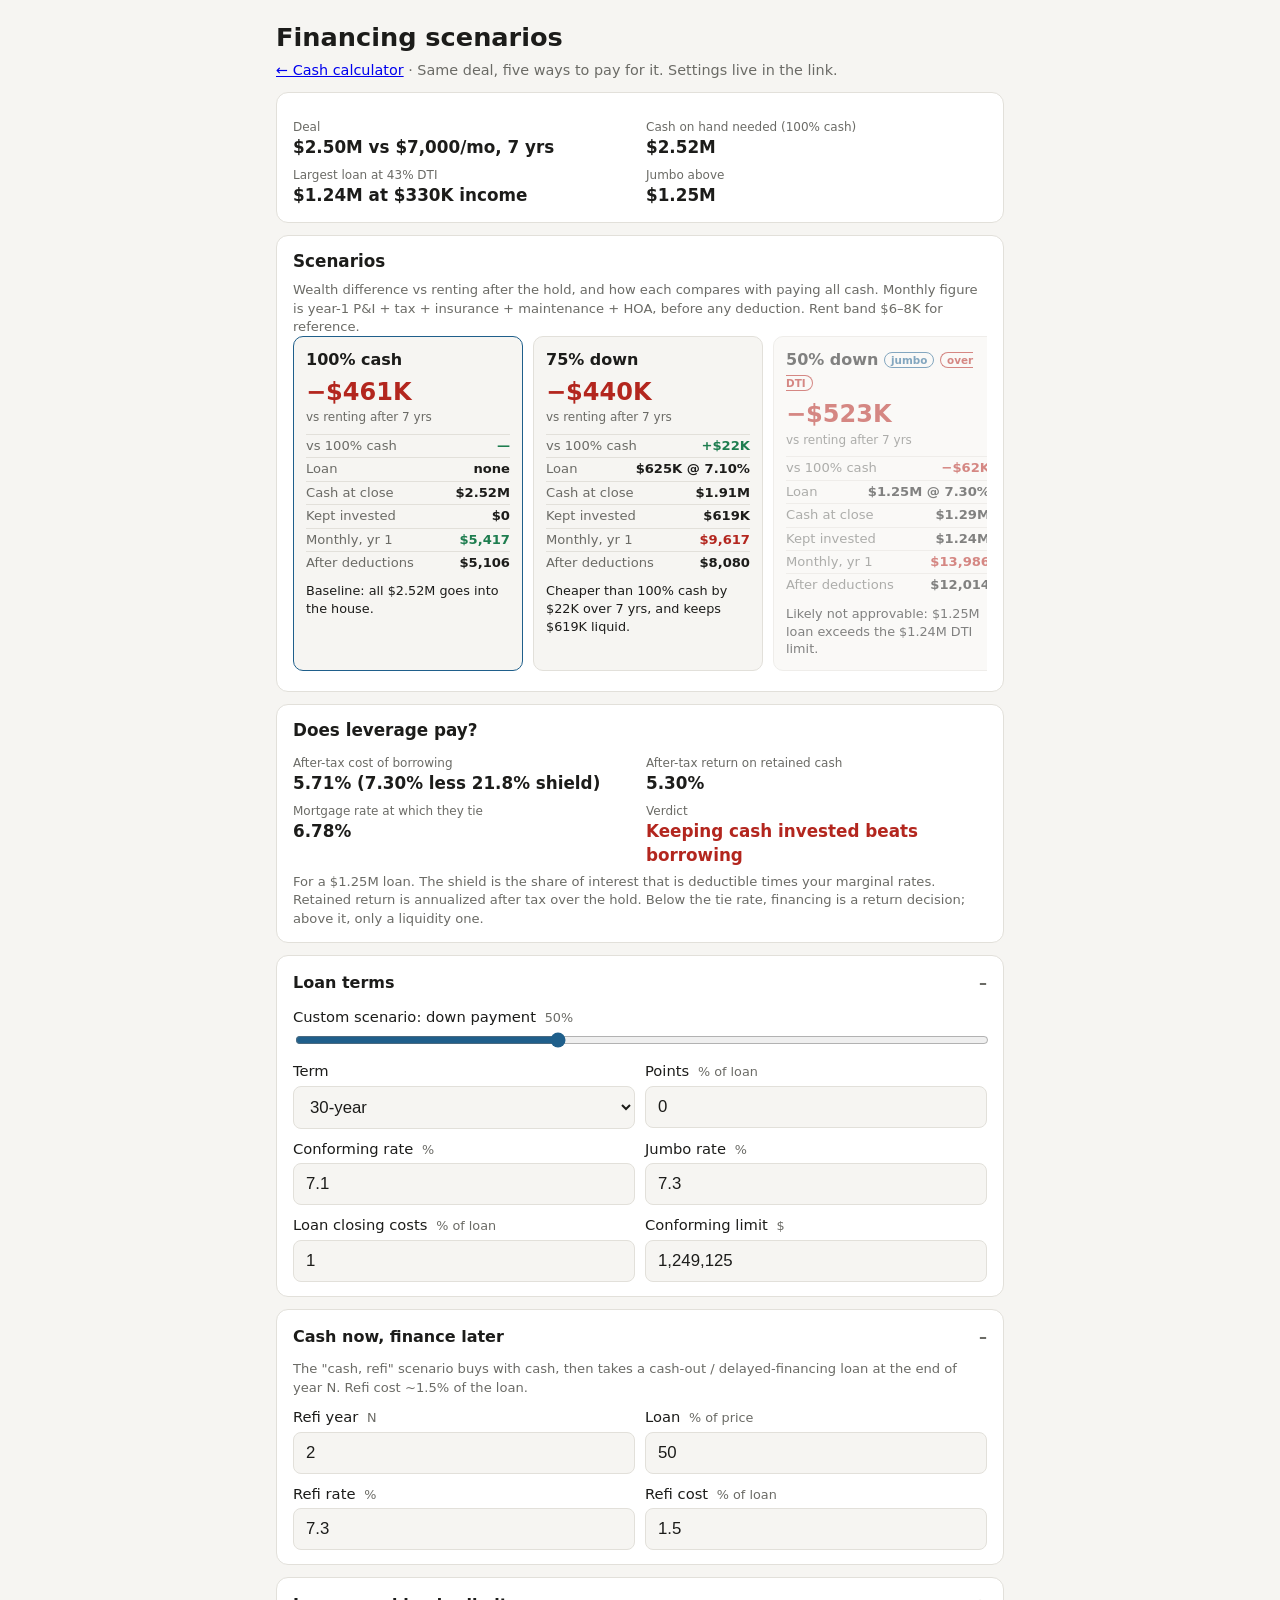
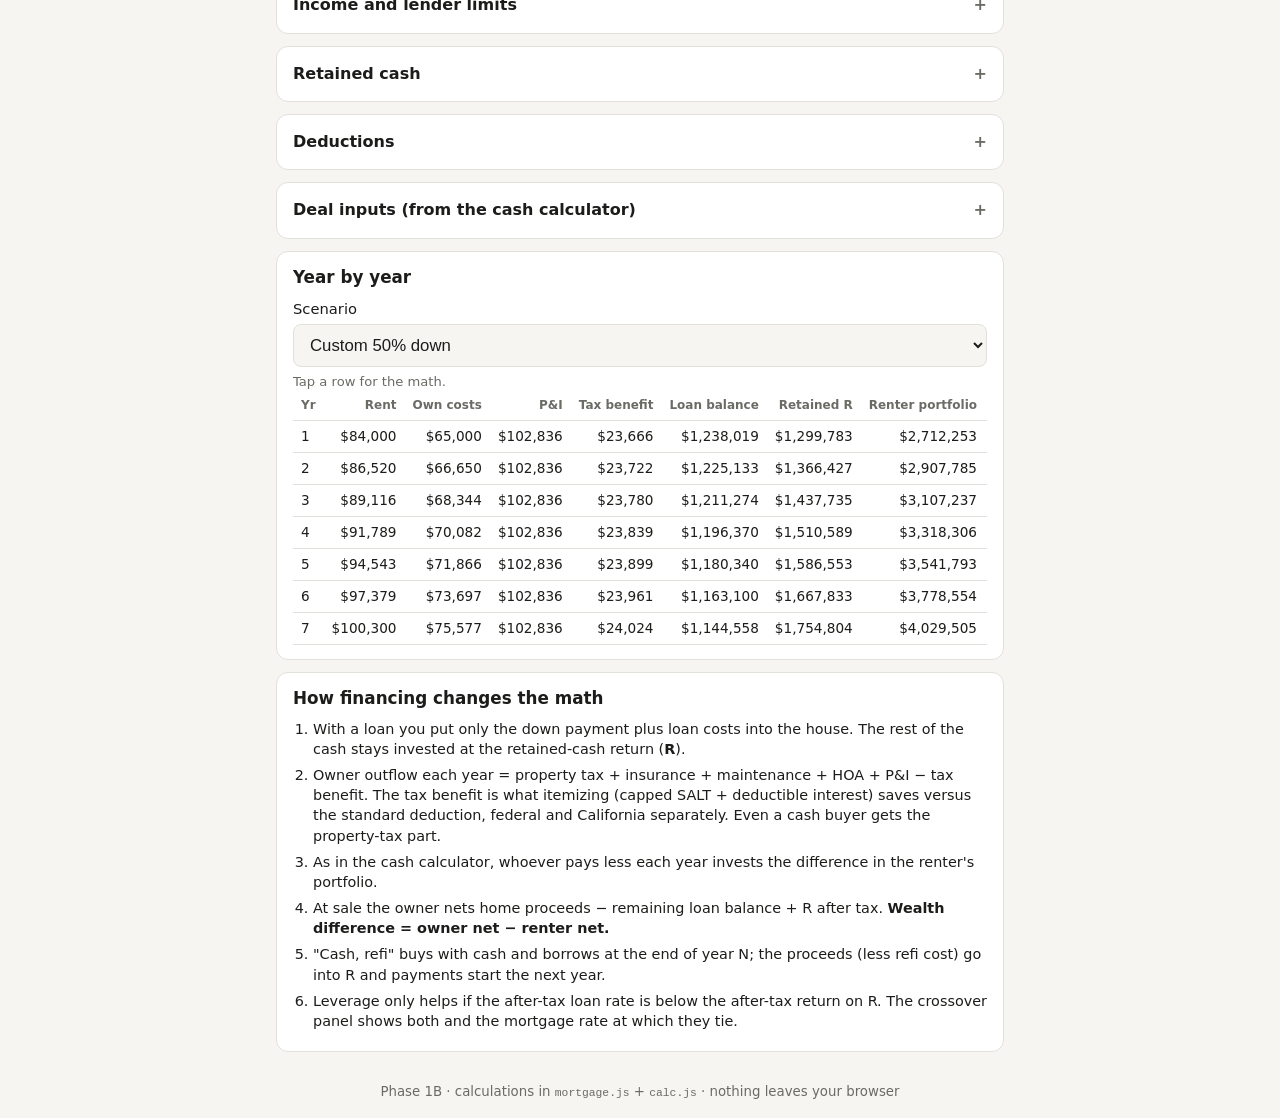
<file: docs/finance.html>
<!DOCTYPE html>
<html lang="en">
<head>
<meta charset="utf-8">
<meta name="viewport" content="width=device-width, initial-scale=1">
<meta name="color-scheme" content="light dark">
<title>Financing Scenarios — West LA</title>
<link rel="stylesheet" href="style.css">
</head>
<body>
<header>
  <h1>Financing scenarios</h1>
  <p class="sub"><a id="back" href="index.html">← Cash calculator</a> · Same deal, five ways to pay for it. Settings live in the link.</p>
</header>

<main>
  <section class="card" id="deal-summary">
    <div class="metrics">
      <div><span class="k">Deal</span><span class="v" id="d-deal">—</span></div>
      <div><span class="k">Cash on hand needed (100% cash)</span><span class="v" id="d-w0">—</span></div>
      <div><span class="k">Largest loan at 43% DTI</span><span class="v" id="d-dti">—</span></div>
      <div><span class="k">Jumbo above</span><span class="v" id="d-jumbo">—</span></div>
    </div>
  </section>

  <section class="card">
    <h2>Scenarios</h2>
    <p class="hint">Wealth difference vs renting after the hold, and how each compares with paying all cash. Monthly figure is year-1 P&amp;I + tax + insurance + maintenance + HOA, before any deduction. Rent band $6–8K for reference.</p>
    <div class="scroll"><div class="cards" id="scenarios"></div></div>
  </section>

  <section class="card" id="crossover">
    <h2>Does leverage pay?</h2>
    <div class="metrics">
      <div><span class="k">After-tax cost of borrowing</span><span class="v" id="x-loan">—</span></div>
      <div><span class="k">After-tax return on retained cash</span><span class="v" id="x-ret">—</span></div>
      <div><span class="k">Mortgage rate at which they tie</span><span class="v" id="x-rate">—</span></div>
      <div><span class="k">Verdict</span><span class="v" id="x-verdict">—</span></div>
    </div>
    <p class="hint" id="x-note"></p>
  </section>

  <form id="inputs" autocomplete="off">
    <details open class="card">
      <summary>Loan terms</summary>
      <label>Custom scenario: down payment <span class="unit" id="down-label">50%</span>
        <input type="range" data-k="downPct" data-t="pct" min="20" max="100" step="5">
      </label>
      <div class="row2">
        <label>Term
          <select data-k="term" data-t="int"><option value="30">30-year</option><option value="15">15-year</option></select>
        </label>
        <label>Points <span class="unit">% of loan</span><input data-k="points" data-t="pct" inputmode="decimal" step="0.125"></label>
      </div>
      <div class="row2">
        <label>Conforming rate <span class="unit">%</span><input data-k="conformingRate" data-t="pct" inputmode="decimal" step="0.05"></label>
        <label>Jumbo rate <span class="unit">%</span><input data-k="jumboRate" data-t="pct" inputmode="decimal" step="0.05"></label>
      </div>
      <div class="row2">
        <label>Loan closing costs <span class="unit">% of loan</span><input data-k="loanClosing" data-t="pct" inputmode="decimal" step="0.1"></label>
        <label>Conforming limit <span class="unit">$</span><input data-k="conformingLimit" data-t="money" inputmode="numeric"></label>
      </div>
    </details>

    <details open class="card">
      <summary>Cash now, finance later</summary>
      <p class="hint">The "cash, refi" scenario buys with cash, then takes a cash-out / delayed-financing loan at the end of year N. Refi cost ~1.5% of the loan.</p>
      <div class="row2">
        <label>Refi year <span class="unit">N</span><input data-k="refiYear" data-t="int" inputmode="numeric" min="1"></label>
        <label>Loan <span class="unit">% of price</span><input data-k="refiPct" data-t="pct" inputmode="decimal" step="5"></label>
      </div>
      <div class="row2">
        <label>Refi rate <span class="unit">%</span><input data-k="refiRate" data-t="pct" inputmode="decimal" step="0.05"></label>
        <label>Refi cost <span class="unit">% of loan</span><input data-k="refiCost" data-t="pct" inputmode="decimal" step="0.1"></label>
      </div>
    </details>

    <details class="card">
      <summary>Income and lender limits</summary>
      <div class="row2">
        <label>Household gross income <span class="unit">$ / yr</span><input data-k="income" data-t="money" inputmode="numeric"></label>
        <label>Max DTI <span class="unit">%</span><input data-k="maxDti" data-t="pct" inputmode="decimal" step="1"></label>
      </div>
    </details>

    <details class="card">
      <summary>Retained cash</summary>
      <div class="presets" role="group" aria-label="Where the retained cash sits">
        <button type="button" data-rpreset="equities">Equities (7%, taxed at sale)</button>
        <button type="button" data-rpreset="treasuries">Treasuries (opportunity rate, taxed yearly)</button>
      </div>
      <label>Expected return on cash you keep <span class="unit">% / yr pre-tax</span><input data-k="retainedRate" data-t="pct" inputmode="decimal" step="0.1"></label>
      <label>Tax on that return
        <select data-k="retainedTaxMode">
          <option value="deferred">After-tax: gains taxed once at sale (equities)</option>
          <option value="annual">After-tax: taxed every year, federal only (Treasuries)</option>
          <option value="pretax">Pre-tax</option>
        </select>
      </label>
    </details>

    <details class="card">
      <summary>Deductions</summary>
      <label>Deduction method
        <select data-k="itemize" data-t="int"><option value="1">Itemize (SALT + mortgage interest)</option><option value="0">Standard deduction</option></select>
      </label>
      <div class="row2">
        <label>SALT cap <span class="unit">$</span><input data-k="saltCap" data-t="money" inputmode="numeric"></label>
        <label>CA income tax already in SALT <span class="unit">$</span><input data-k="stateIncomeTax" data-t="money" inputmode="numeric"></label>
      </div>
      <div class="row2">
        <label>Federal standard deduction <span class="unit">$</span><input data-k="fedStd" data-t="money" inputmode="numeric"></label>
        <label>CA standard deduction <span class="unit">$</span><input data-k="caStd" data-t="money" inputmode="numeric"></label>
      </div>
      <div class="row2">
        <label>Federal interest cap <span class="unit">$ principal</span><input data-k="fedInterestCap" data-t="money" inputmode="numeric"></label>
        <label>CA interest cap <span class="unit">$ principal</span><input data-k="caInterestCap" data-t="money" inputmode="numeric"></label>
      </div>
      <p class="hint">2026 SALT cap is $40,400 and phases down above $505K MAGI. Your CA income tax already uses ~$22K of it, so only ~$18K of property tax is federally deductible. Interest on principal above $750K (federal) / $1M (CA) is not deductible.</p>
    </details>

    <details class="card">
      <summary>Deal inputs (from the cash calculator)</summary>
      <div class="row2">
        <label>Purchase price <span class="unit">$</span><input data-k="price" data-t="money" inputmode="numeric"></label>
        <label>Comparable rent <span class="unit">$/mo</span><input data-k="rent" data-t="money" inputmode="numeric"></label>
      </div>
      <div class="row2">
        <label>Hold <span class="unit">years</span><input data-k="years" data-t="int" inputmode="numeric"></label>
        <label>Appreciation <span class="unit">%/yr</span><input data-k="appreciation" data-t="pct" inputmode="decimal" step="0.1"></label>
      </div>
      <div class="row2">
        <label>Property tax <span class="unit">%</span><input data-k="propTaxRate" data-t="pct" inputmode="decimal" step="0.01"></label>
        <label>Fire insurance <span class="unit">$/yr</span><input data-k="insurance" data-t="money" inputmode="numeric"></label>
      </div>
      <div class="row2">
        <label>Opportunity rate (renter) <span class="unit">%</span><input data-k="oppRate" data-t="pct" inputmode="decimal" step="0.1"></label>
        <label>Sell costs <span class="unit">%</span><input data-k="sellClose" data-t="pct" inputmode="decimal" step="0.1"></label>
      </div>
      <p class="hint">Everything else (neighborhood, HOA, growth rates, tax rates) carries over from the cash calculator link. <a id="back2" href="index.html">Edit there</a>.</p>
      <button type="button" id="reset" class="ghost">Reset financing defaults</button>
    </details>
  </form>

  <section class="card">
    <h2>Year by year</h2>
    <label>Scenario <select id="detail-scenario"></select></label>
    <p class="hint">Tap a row for the math.</p>
    <div class="scroll"><table id="yearly"></table></div>
  </section>

  <section class="card how">
    <h2>How financing changes the math</h2>
    <ol>
      <li>With a loan you put only the down payment plus loan costs into the house. The rest of the cash stays invested at the retained-cash return (<b>R</b>).</li>
      <li>Owner outflow each year = property tax + insurance + maintenance + HOA + P&amp;I − tax benefit. The tax benefit is what itemizing (capped SALT + deductible interest) saves versus the standard deduction, federal and California separately. Even a cash buyer gets the property-tax part.</li>
      <li>As in the cash calculator, whoever pays less each year invests the difference in the renter's portfolio.</li>
      <li>At sale the owner nets home proceeds − remaining loan balance + R after tax. <b>Wealth difference = owner net − renter net.</b></li>
      <li>"Cash, refi" buys with cash and borrows at the end of year N; the proceeds (less refi cost) go into R and payments start the next year.</li>
      <li>Leverage only helps if the after-tax loan rate is below the after-tax return on R. The crossover panel shows both and the mortgage rate at which they tie.</li>
    </ol>
  </section>
</main>

<footer><small>Phase 1B · calculations in <code>mortgage.js</code> + <code>calc.js</code> · nothing leaves your browser</small></footer>

<script src="assumptions.js"></script>
<script src="calc.js"></script>
<script src="mortgage.js"></script>
<script src="finance.js"></script>
</body>
</html>
</file>
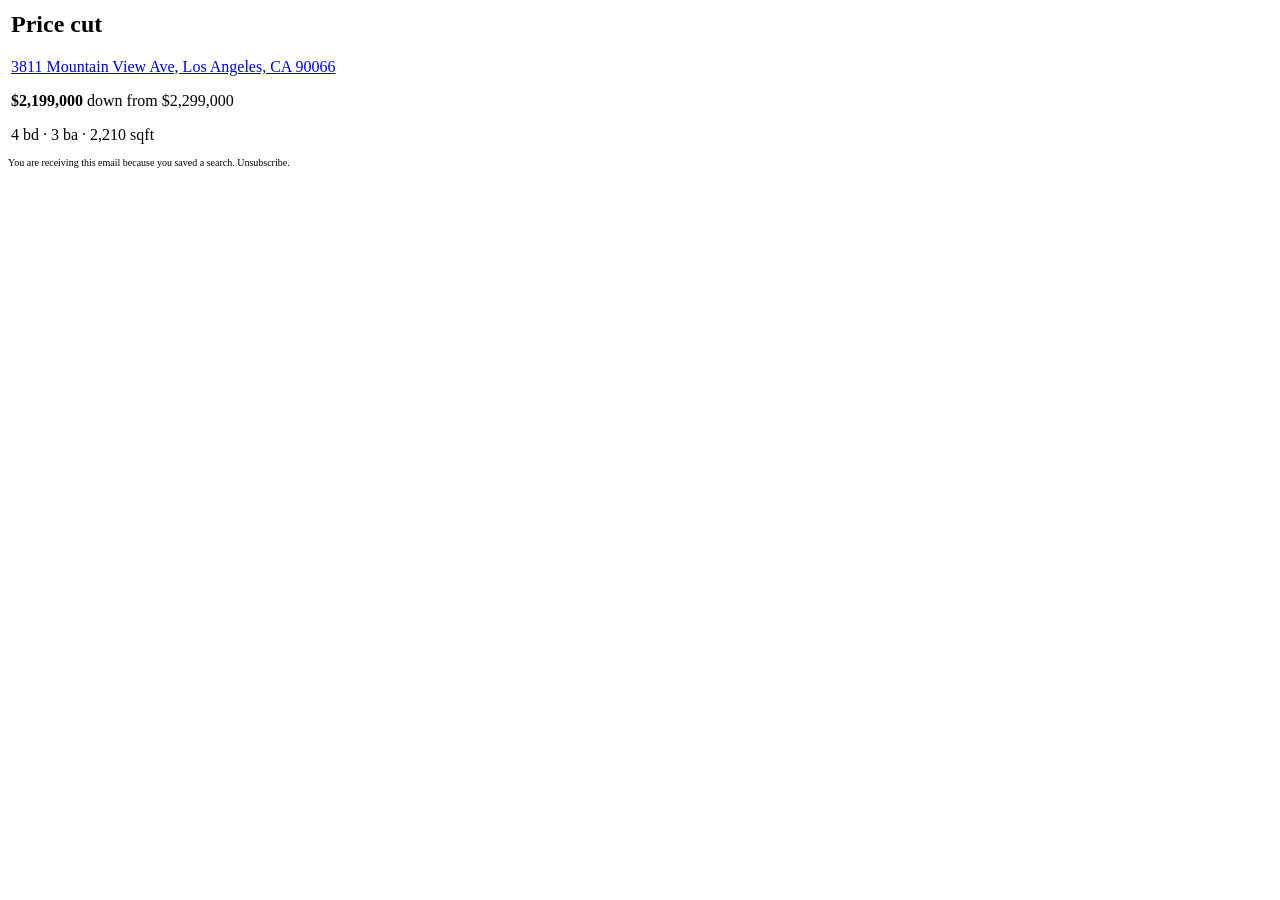
<file: tests/fixtures/alert_zillow.html>
<html><body>
<table><tr><td>
<h2>Price cut</h2>
<p><a href="https://www.zillow.com/homedetails/3811-Mountain-View-Ave-Los-Angeles-CA-90066/20612345_zpid/">3811 Mountain View Ave, Los Angeles, CA 90066</a></p>
<p><span style="font-weight:bold">$2,199,000</span> <span>down from $2,299,000</span></p>
<p>4 bd &middot; 3 ba &middot; 2,210 sqft</p>
</td></tr></table>
<p style="font-size:10px">You are receiving this email because you saved a search. Unsubscribe.</p>
</body></html>
</file>
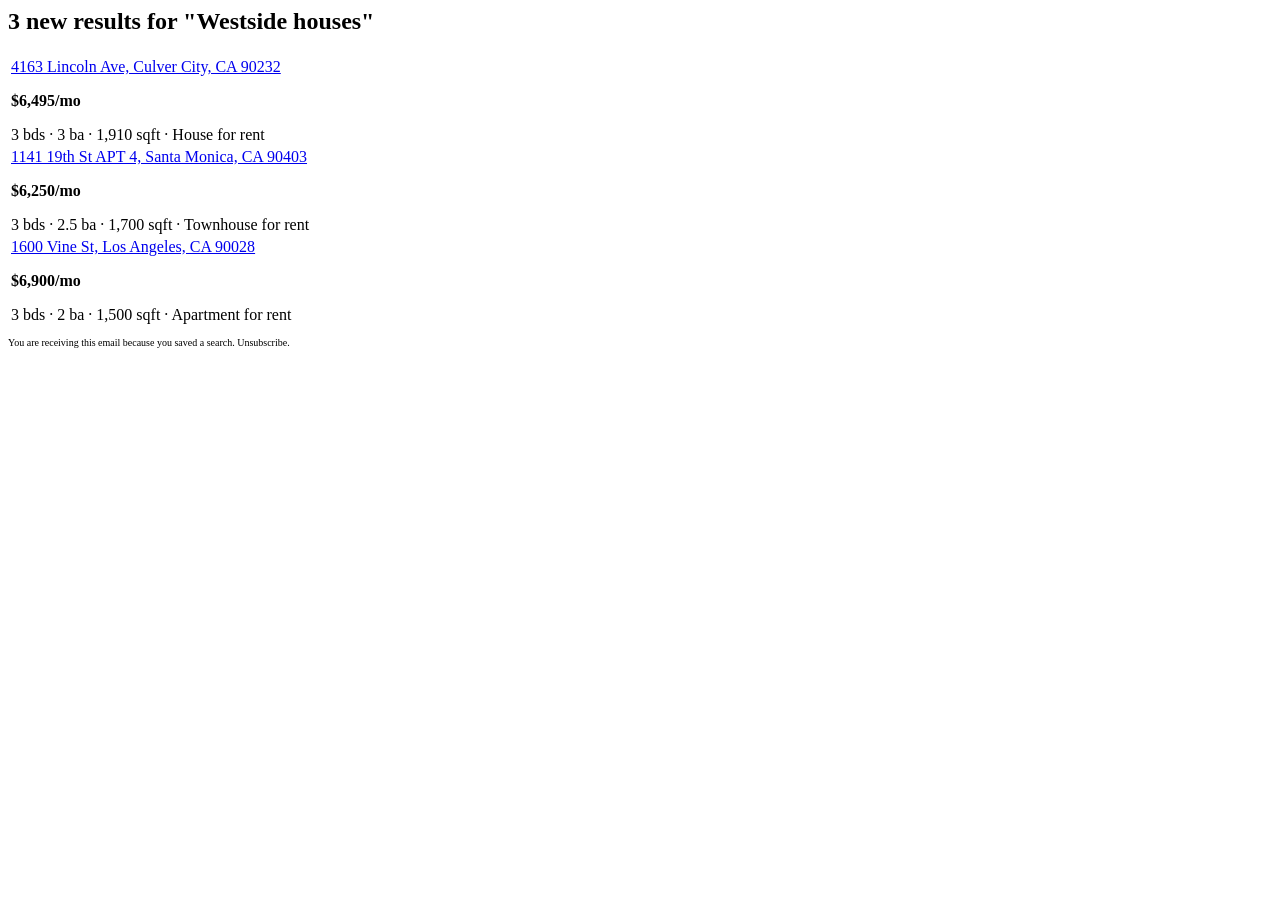
<file: tests/fixtures/alert_zillow_rental.html>
<!-- Synthetic fixture shaped like a Zillow saved-search rental alert (address is the link, details after). -->
<html><body>
<h2>3 new results for "Westside houses"</h2>
<table><tr><td>
<p><a href="https://click.zillow.com/ls/click?upn=abc123">4163 Lincoln Ave, Culver City, CA 90232</a></p>
<p><b>$6,495/mo</b></p>
<p>3 bds &middot; 3 ba &middot; 1,910 sqft &middot; House for rent</p>
</td></tr><tr><td>
<p><a href="https://click.zillow.com/ls/click?upn=def456">1141 19th St APT 4, Santa Monica, CA 90403</a></p>
<p><b>$6,250/mo</b></p>
<p>3 bds &middot; 2.5 ba &middot; 1,700 sqft &middot; Townhouse for rent</p>
</td></tr><tr><td>
<p><a href="https://click.zillow.com/ls/click?upn=ghi789">1600 Vine St, Los Angeles, CA 90028</a></p>
<p><b>$6,900/mo</b></p>
<p>3 bds &middot; 2 ba &middot; 1,500 sqft &middot; Apartment for rent</p>
</td></tr></table>
<p style="font-size:10px">You are receiving this email because you saved a search. Unsubscribe.</p>
</body></html>
</file>
<file: docs/style.css>
:root {
  --bg: #f6f5f2;
  --card: #ffffff;
  --text: #1c1c1a;
  --muted: #6b6b66;
  --line: #e2e0da;
  --accent: #1f5f8b;
  --good: #1e7d4f;
  --bad: #b3261e;
  --good-bg: #e6f4ec;
  --bad-bg: #fbe9e7;
  color-scheme: light dark;
}
@media (prefers-color-scheme: dark) {
  :root {
    --bg: #15161a; --card: #1f2126; --text: #ecebe6; --muted: #9a9a94; --line: #34363d;
    --accent: #7db6dd; --good: #6fcf97; --bad: #f28b82; --good-bg: #1d3328; --bad-bg: #3a2320;
  }
}
* { box-sizing: border-box; }
html { -webkit-text-size-adjust: 100%; }
body {
  margin: 0; background: var(--bg); color: var(--text);
  font: 16px/1.4 system-ui, -apple-system, "Segoe UI", Roboto, sans-serif;
}
header, main, footer { max-width: 760px; margin: 0 auto; padding: 0 16px; }
header { padding-top: 20px; }
h1 { font-size: 1.6rem; margin: 0 0 4px; }
h2 { font-size: 1.05rem; margin: 0 0 8px; }
.sub { color: var(--muted); margin: 0 0 12px; font-size: .9rem; }
footer { color: var(--muted); padding: 16px; text-align: center; }

.card {
  background: var(--card); border: 1px solid var(--line); border-radius: 12px;
  padding: 14px 16px; margin: 12px 0;
}
details.card > summary { cursor: pointer; font-weight: 600; list-style: none; padding: 2px 0; }
details.card > summary::-webkit-details-marker { display: none; }
details.card > summary::after { content: "+"; float: right; color: var(--muted); }
details[open].card > summary::after { content: "–"; }
details.card > summary + * { margin-top: 10px; }

label { display: block; margin: 10px 0 0; font-size: .92rem; }
label .unit { color: var(--muted); font-size: .8rem; margin-left: 4px; }
input, select {
  display: block; width: 100%; margin-top: 4px; padding: 10px 12px; font-size: 1.05rem;
  border: 1px solid var(--line); border-radius: 8px; background: var(--bg); color: var(--text);
}
input:focus, select:focus { outline: 2px solid var(--accent); outline-offset: 0; }
.row2 { display: grid; grid-template-columns: 1fr 1fr; gap: 10px; }
.hint { color: var(--muted); font-size: .82rem; margin: 6px 0 0; }
.presets { display: flex; gap: 8px; flex-wrap: wrap; }
.presets button, .ghost {
  padding: 8px 12px; border-radius: 999px; border: 1px solid var(--line); background: var(--bg);
  color: var(--text); font-size: .85rem; cursor: pointer;
}
.presets button.active { border-color: var(--accent); color: var(--accent); font-weight: 600; }
.ghost { margin-top: 12px; }

.verdict .big { font-size: 2rem; font-weight: 700; letter-spacing: -.02em; line-height: 1.1; }
.verdict.good { background: var(--good-bg); } .verdict.good .big { color: var(--good); }
.verdict.bad { background: var(--bad-bg); } .verdict.bad .big { color: var(--bad); }
.verdict .label { color: var(--muted); font-size: .85rem; }
.metrics { display: grid; grid-template-columns: 1fr 1fr; gap: 8px 12px; margin-top: 12px; }
.metrics .k { display: block; color: var(--muted); font-size: .75rem; }
.metrics .v { display: block; font-weight: 600; font-size: 1.05rem; }
.metrics small { display: block; font-size: .75rem; font-weight: 400; color: var(--muted); }
.note { font-size: .82rem; margin: 10px 0 0; color: var(--muted); }

.scroll { overflow-x: auto; -webkit-overflow-scrolling: touch; }
table { border-collapse: collapse; width: 100%; font-size: .85rem; white-space: nowrap; }
th, td { padding: 6px 8px; text-align: right; border-bottom: 1px solid var(--line); }
th:first-child, td:first-child { text-align: left; }
thead th { color: var(--muted); font-weight: 600; font-size: .75rem; }
td.pos { color: var(--good); font-weight: 600; }
td.neg { color: var(--bad); font-weight: 600; }
#sens td.cell { background: color-mix(in srgb, var(--card) 100%, transparent); }
#yearly tbody tr.y { cursor: pointer; }
#yearly tbody tr.y:hover { background: var(--bg); }
tr.detail td { text-align: left; background: var(--bg); font-size: .8rem; color: var(--muted); padding: 0; }
tr.detail td > div { position: sticky; left: 0; width: min(100%, calc(100vw - 66px)); max-width: 726px; white-space: normal; padding: 8px; }
tr.detail td b { color: var(--text); }
.cards { display: flex; gap: 10px; padding-bottom: 6px; }
.scen { flex: 0 0 230px; border: 1px solid var(--line); border-radius: 10px; padding: 12px; background: var(--bg); }
.scen.base { border-color: var(--accent); }
.scen.grey { opacity: .55; }
.scen .name { font-weight: 600; margin-bottom: 4px; }
.scen .big { font-size: 1.5rem; font-weight: 700; }
.scen .big.pos { color: var(--good); } .scen .big.neg { color: var(--bad); }
.scen .k { color: var(--muted); font-size: .75rem; margin-bottom: 8px; }
.scen .line { display: flex; justify-content: space-between; font-size: .82rem; padding: 2px 0; border-top: 1px solid var(--line); }
.scen .line span { color: var(--muted); }
.scen .line b.pos { color: var(--good); } .scen .line b.neg { color: var(--bad); }
.scen .verdict-line { font-size: .8rem; margin-top: 8px; color: var(--text); }
.tag { font-size: .65rem; padding: 1px 6px; border-radius: 999px; border: 1px solid var(--accent); color: var(--accent); vertical-align: middle; }
.tag.bad { border-color: var(--bad); color: var(--bad); }
input[type="range"] { padding: 0; accent-color: var(--accent); }
.v.pos { color: var(--good); } .v.neg { color: var(--bad); }
.cta { display: inline-block; margin: 4px 0 12px; padding: 10px 14px; border-radius: 8px; background: var(--accent); color: #fff; text-decoration: none; font-weight: 600; }
/* dashboard */
.charts { display: grid; grid-template-columns: repeat(auto-fill, minmax(200px, 1fr)); gap: 10px; margin-bottom: 10px; }
.chart { border: 1px solid var(--line); border-radius: 10px; padding: 8px 10px; background: var(--bg); color: var(--accent); }
.chart .ct { color: var(--muted); font-size: .75rem; }
.chart .cv { color: var(--text); font-weight: 600; font-size: 1rem; }
.chart .cv small { color: var(--muted); font-weight: 400; font-size: .7rem; }
.chart svg { width: 100%; height: 48px; display: block; margin: 4px 0; }
.alert { border-left: 4px solid var(--bad); }
.alert.medium { border-left-color: var(--accent); }
.filters { display: grid; grid-template-columns: repeat(auto-fill, minmax(140px, 1fr)); gap: 8px; }
.filters label { margin: 0; font-size: .8rem; }
.filters input, .filters select { padding: 6px 8px; font-size: .9rem; }
.listing { border-top: 1px solid var(--line); padding: 8px 0; }
.listing summary { display: grid; grid-template-columns: 40px 1fr auto; gap: 10px; align-items: center; cursor: pointer; list-style: none; }
.listing summary::-webkit-details-marker { display: none; }
.listing .score { display: inline-block; width: 36px; height: 36px; line-height: 36px; text-align: center; border-radius: 50%; font-weight: 700; color: #fff; background: var(--muted); }
.listing .score small { font-size: .6rem; vertical-align: super; color: #fff; }
.listing .score.hi { background: var(--good); } .listing .score.mid { background: var(--accent); } .listing .score.lo { background: var(--muted); }
.listing .addr, .listing .price { display: flex; flex-direction: column; }
.listing .price { text-align: right; font-weight: 600; }
.listing small { color: var(--muted); font-weight: 400; font-size: .75rem; }
.listing .body { padding: 8px 0 4px 46px; font-size: .85rem; }
.listing .facts { color: var(--muted); font-size: .8rem; margin: 4px 0 8px; }
.listing .facts b.pos { color: var(--good); } .listing .facts b.neg { color: var(--bad); }
.bars { display: grid; grid-template-columns: 1fr 1fr; gap: 4px 14px; margin: 6px 0; }
.bar { position: relative; display: grid; grid-template-columns: 110px 1fr 28px; align-items: center; gap: 6px; font-size: .75rem; color: var(--muted); }
.bar b { display: block; height: 8px; background: var(--accent); border-radius: 4px; }
.bar i { font-style: normal; text-align: right; }
.bar i.na { grid-column: 2 / 4; text-align: left; opacity: .6; }
.flags { margin: 6px 0; }
.actions { margin-top: 8px; }
.actions .cta { padding: 6px 10px; font-size: .8rem; margin: 0 4px 4px 0; }
.ghost-link { font-size: .8rem; margin-right: 8px; }
@media (max-width: 480px) { .listing .body { padding-left: 0; } .bars { grid-template-columns: 1fr; } }
.how ol { padding-left: 20px; margin: 0; font-size: .9rem; }
.how li { margin-bottom: 6px; }
code { font-size: .85em; }
/* rentals */
.rental summary { grid-template-columns: 72px 1fr auto; }
.rental .thumb { width: 72px; height: 54px; object-fit: cover; border-radius: 6px; background: var(--bg); display: block; }
.rental .thumb.none { border: 1px dashed var(--line); }
.rental .addr .facts { margin: 2px 0 0; }
.rental .facts .neg { color: var(--bad); font-weight: 600; }
.rental .body { padding-left: 82px; }
.rental .desc { color: var(--muted); font-size: .8rem; margin: 6px 0; }
.chips { display: flex; flex-wrap: wrap; gap: 6px; margin: 2px 0 6px; }
.chip { font-size: .78rem; padding: 3px 10px; border-radius: 999px; border: 1px solid var(--accent); color: var(--accent); text-decoration: none; }
.chip.ghost-chip { border-color: var(--line); color: var(--muted); }
@media (max-width: 480px) { .rental summary { grid-template-columns: 56px 1fr auto; } .rental .thumb { width: 56px; height: 44px; } .rental .body { padding-left: 0; } }
</file>
